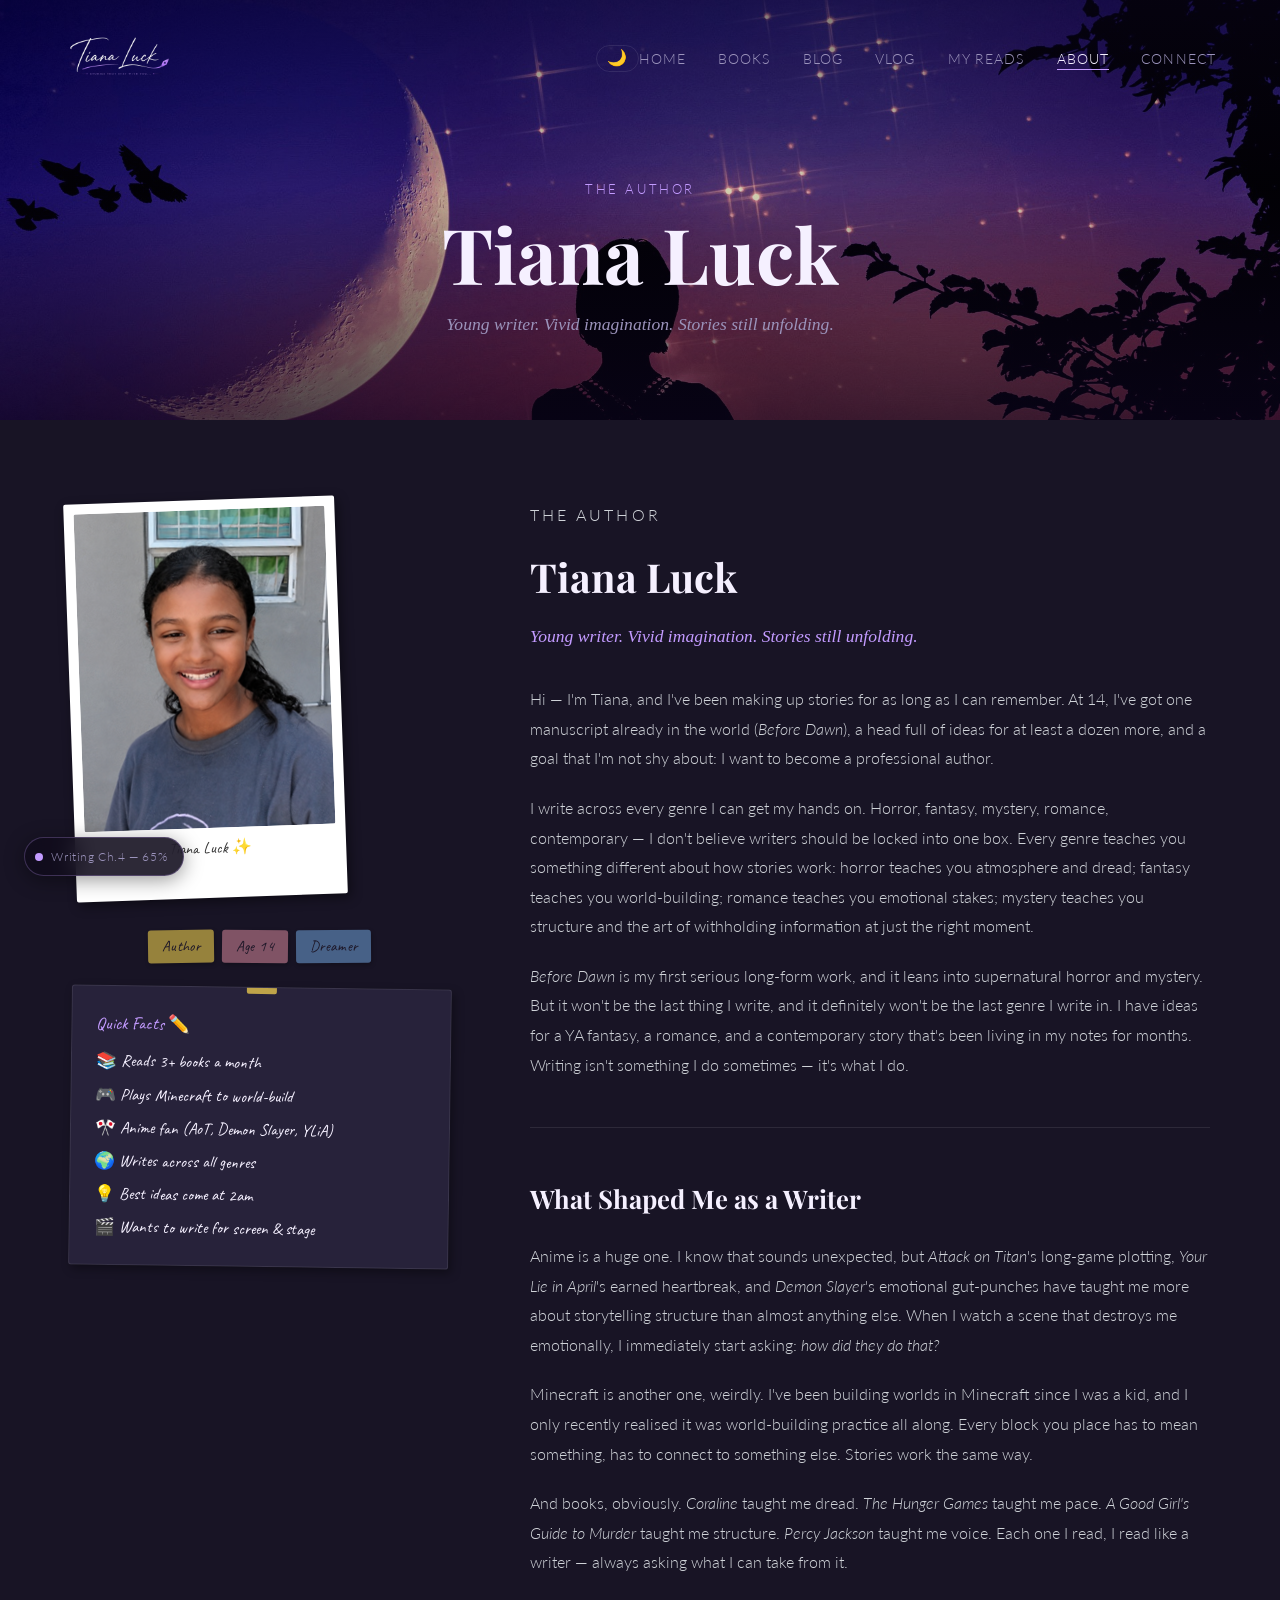
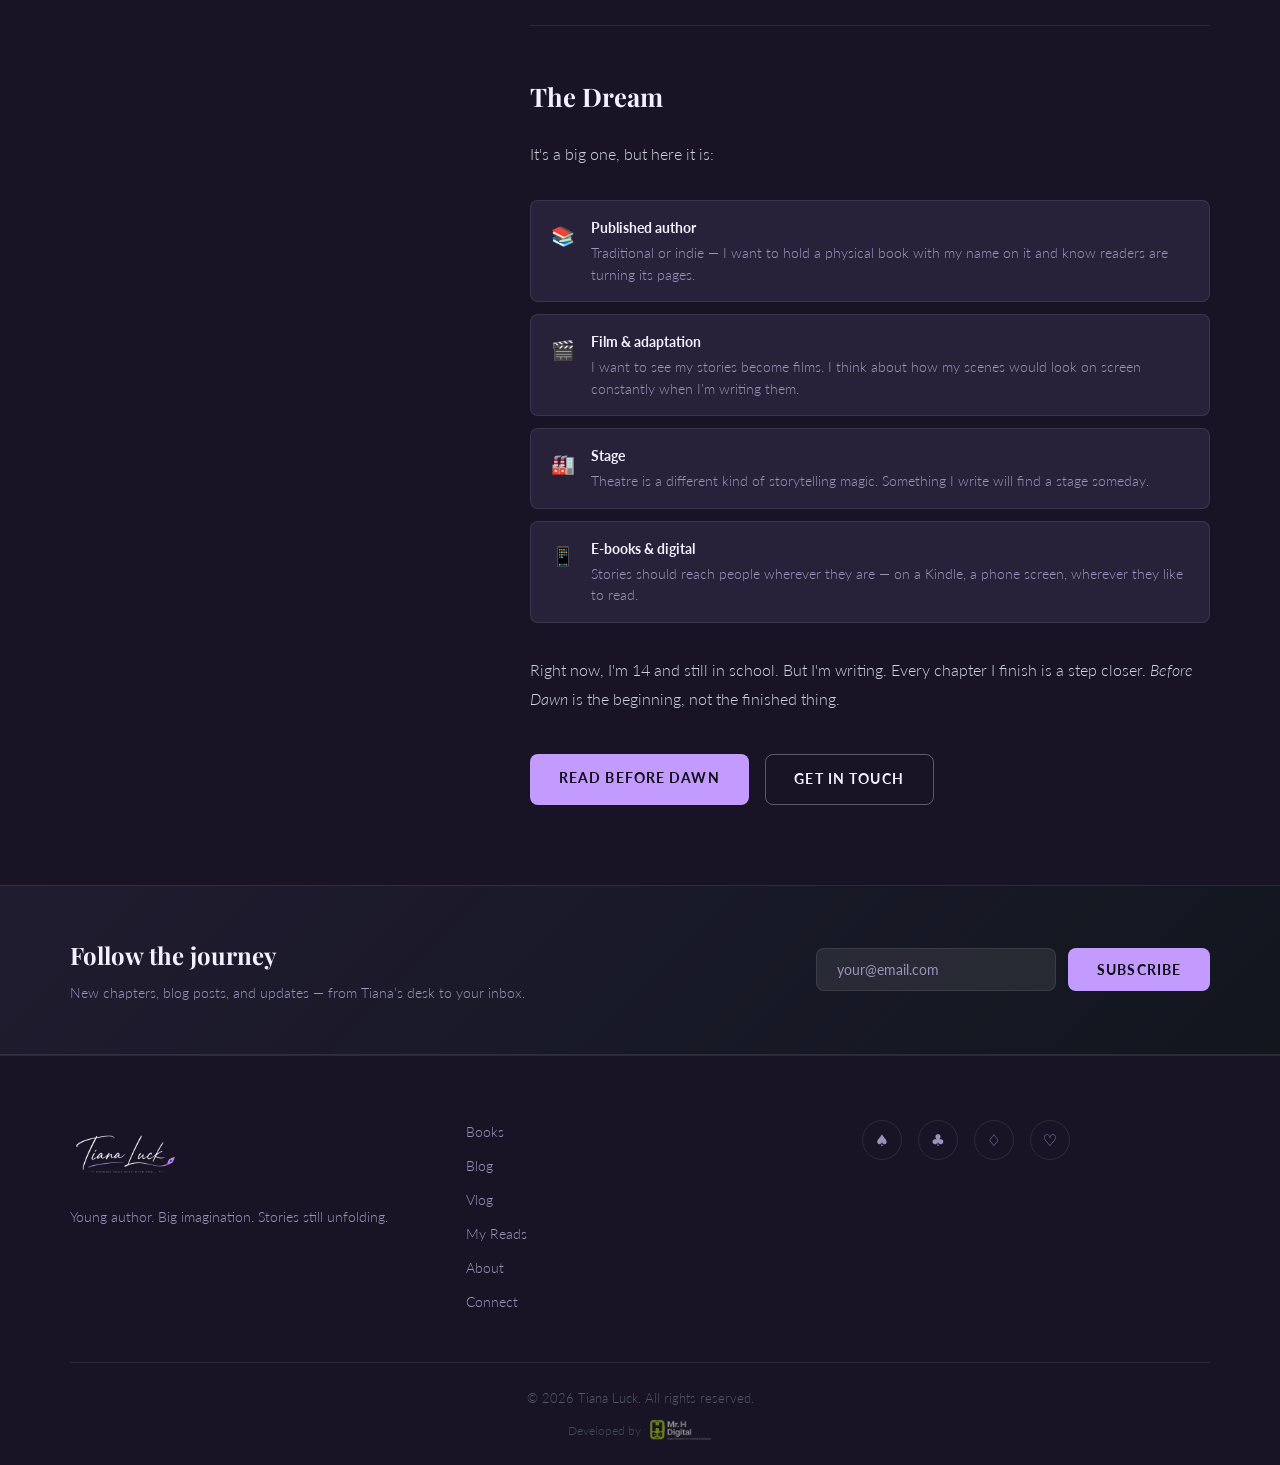
<file: about.html>
<!DOCTYPE html>
<html lang="en-ZA">
<head>
  <meta charset="UTF-8" />
  <meta name="viewport" content="width=device-width, initial-scale=1.0, viewport-fit=cover" />
  <meta name="theme-color" content="#0f0d14" />
  <meta name="theme-color" media="(prefers-color-scheme: light)" content="#e8e3f5" />
  <meta name="description" content="Meet Tiana Luck — 14-year-old author of Before Dawn, anime fan, world-builder, and aspiring professional writer." />
  <meta name="author" content="Tiana Luck" />
  <meta property="og:type" content="website" />
  <meta property="og:site_name" content="Tiana Luck" />
  <meta property="og:title" content="About Tiana Luck — Author" />
  <meta property="og:description" content="Meet Tiana Luck — 14-year-old author of Before Dawn, anime fan, world-builder, and aspiring professional writer." />
  <meta property="og:image" content="https://tianaluck.co.za/images/brand/og-cover.jpg" />
  <meta property="og:url" content="https://tianaluck.co.za/about.html" />
  <link rel="canonical" href="https://tianaluck.co.za/about.html" />
  <meta name="twitter:card" content="summary_large_image" />
  <meta name="twitter:title" content="About Tiana Luck — Author" />
  <meta name="twitter:description" content="Meet Tiana Luck — 14-year-old author of Before Dawn, anime fan, world-builder, and aspiring professional writer." />
  <meta name="twitter:image" content="https://tianaluck.co.za/images/brand/og-cover.jpg" />
  <title>About — Tiana Luck</title>
  <link rel="icon" type="image/png" sizes="32x32" href="images/brand/favicon-32x32.png" />
  <link rel="icon" type="image/png" sizes="16x16" href="images/brand/favicon-16x16.png" />
  <link rel="apple-touch-icon" sizes="180x180" href="images/brand/apple-touch-icon.png" />
  <link rel="stylesheet" href="css/style.css" />
  <script>if(localStorage.getItem('theme')==='light')document.documentElement.classList.add('light-mode');</script>
  <link rel="dns-prefetch" href="https://fonts.googleapis.com" />
  <link rel="preconnect" href="https://fonts.googleapis.com" />
  <link rel="preconnect" href="https://fonts.gstatic.com" crossorigin />
  <link href="https://fonts.googleapis.com/css2?family=Caveat:wght@400;700&family=Playfair+Display:ital,wght@0,400;0,700;1,400&family=Lato:wght@300;400;700&family=IM+Fell+English:ital@0;1&display=swap" rel="stylesheet" />
</head>
<body>

  <div id="fog-layer" aria-hidden="true"></div>

  <header class="site-header">
    <nav class="navbar">
      <a href="index.html" class="nav-logo" aria-label="Tiana Luck — Home">
        <img src="images/brand/tiana-luck-logo-dark.png" alt="Tiana Luck" class="nav-logo-img nav-logo-dark" />
        <img src="images/brand/tiana-luck-logo-light.png" alt="Tiana Luck" class="nav-logo-img nav-logo-light" />
      </a>
      <div class="nav-actions">
        <button class="theme-toggle" id="themeToggle" aria-label="Toggle light/dark mode"><em class="toggle-icon">🌙</em></button>
        <button class="nav-toggle" aria-label="Open menu" aria-expanded="false">
          <span class="burger-line"></span>
          <span class="burger-line"></span>
          <span class="burger-line"></span>
        </button>
      </div>
      <ul class="nav-links" id="navLinks">
        <li><a href="index.html">Home</a></li>
        <li><a href="books.html">Books</a></li>
        <li><a href="blog.html">Blog</a></li>
        <li><a href="vlog.html">Vlog</a></li>
        <li><a href="reads.html">My Reads</a></li>
        <li><a href="about.html" class="active">About</a></li>
        <li><a href="contact.html">Connect</a></li>
      </ul>
    </nav>
  </header>

  <div class="page-hero about-page-hero">
    <div class="about-hero-bg" aria-hidden="true">
      <img src="images/about-page-header-bg-dark.jpg" alt="" class="about-bg-img about-bg-dark" />
      <img src="images/about-page-header-bg-light.jpg" alt="" class="about-bg-img about-bg-light" />
    </div>
    <div class="about-hero-overlay" aria-hidden="true"></div>
    <div class="about-hero-content">
      <p class="page-hero-eyebrow">The Author</p>
      <h1 class="page-hero-title">Tiana Luck</h1>
      <p class="page-hero-sub">Young writer. Vivid imagination. Stories still unfolding.</p>
    </div>
  </div>

  <div class="about-page-wrap">
    <div class="container">
      <div class="about-grid">

        <!-- Portrait -->
        <div class="about-portrait">
          <!-- Polaroid photo -->
          <div class="polaroid" style="max-width:280px; margin:0 auto;">
            <img src="images/tiana-luck-photo.png" alt="Tiana Luck" loading="lazy" style="width:100%; display:block; border-radius:2px;" />
            <p class="polaroid-caption">Tiana Luck ✨</p>
          </div>
          <div style="margin-top:2rem;">
            <div class="genre-tags" style="justify-content:center;">
              <span class="tag">Author</span>
              <span class="tag">Age 14</span>
              <span class="tag">Dreamer</span>
            </div>
          </div>
          <!-- Fun facts sticky note -->
          <div class="sticky-note">
            <div class="sticky-note-heading">Quick Facts ✏️</div>
            <ul>
              <li>📚 Reads 3+ books a month</li>
              <li>🎮 Plays Minecraft to world-build</li>
              <li>🎌 Anime fan (AoT, Demon Slayer, YLiA)</li>
              <li>🌍 Writes across all genres</li>
              <li>💡 Best ideas come at 2am</li>
              <li>🎬 Wants to write for screen &amp; stage</li>
            </ul>
          </div>
        </div>

        <!-- Bio -->
        <div class="about-body">
          <p class="page-hero-eyebrow" style="text-align:left; padding:0; margin-bottom:0.75rem;">The Author</p>
          <h2 class="about-body-name">Tiana Luck</h2>
          <p class="subtitle">Young writer. Vivid imagination. Stories still unfolding.</p>

          <p>
            Hi &mdash; I'm Tiana, and I've been making up stories for as long as I can remember. At 14, I've got one manuscript already in the world (<em>Before Dawn</em>), a head full of ideas for at least a dozen more, and a goal that I'm not shy about: I want to become a professional author.
          </p>

          <p>
            I write across every genre I can get my hands on. Horror, fantasy, mystery, romance, contemporary &mdash; I don't believe writers should be locked into one box. Every genre teaches you something different about how stories work: horror teaches you atmosphere and dread; fantasy teaches you world-building; romance teaches you emotional stakes; mystery teaches you structure and the art of withholding information at just the right moment.
          </p>

          <p>
            <em>Before Dawn</em> is my first serious long-form work, and it leans into supernatural horror and mystery. But it won't be the last thing I write, and it definitely won't be the last genre I write in. I have ideas for a YA fantasy, a romance, and a contemporary story that's been living in my notes for months. Writing isn't something I do sometimes &mdash; it's what I do.
          </p>

          <hr class="divider" />

          <h2 style="font-family:var(--ff-serif); font-size:1.6rem; margin-bottom:1.25rem;">What Shaped Me as a Writer</h2>

          <p>
            Anime is a huge one. I know that sounds unexpected, but <em>Attack on Titan</em>'s long-game plotting, <em>Your Lie in April</em>'s earned heartbreak, and <em>Demon Slayer</em>'s emotional gut-punches have taught me more about storytelling structure than almost anything else. When I watch a scene that destroys me emotionally, I immediately start asking: <em>how did they do that?</em>
          </p>

          <p>
            Minecraft is another one, weirdly. I've been building worlds in Minecraft since I was a kid, and I only recently realised it was world-building practice all along. Every block you place has to mean something, has to connect to something else. Stories work the same way.
          </p>

          <p>
            And books, obviously. <em>Coraline</em> taught me dread. <em>The Hunger Games</em> taught me pace. <em>A Good Girl's Guide to Murder</em> taught me structure. <em>Percy Jackson</em> taught me voice. Each one I read, I read like a writer — always asking what I can take from it.
          </p>

          <hr class="divider" />

          <h2 style="font-family:var(--ff-serif); font-size:1.6rem; margin-bottom:1.25rem;">The Dream</h2>

          <p>It's a big one, but here it is:</p>

          <div class="dream-list">
            <div class="dream-item">
              <div class="dream-icon">&#128218;</div>
              <div class="dream-text">
                <strong>Published author</strong>
                Traditional or indie &mdash; I want to hold a physical book with my name on it and know readers are turning its pages.
              </div>
            </div>
            <div class="dream-item">
              <div class="dream-icon">&#127916;</div>
              <div class="dream-text">
                <strong>Film &amp; adaptation</strong>
                I want to see my stories become films. I think about how my scenes would look on screen constantly when I'm writing them.
              </div>
            </div>
            <div class="dream-item">
              <div class="dream-icon">&#127981;</div>
              <div class="dream-text">
                <strong>Stage</strong>
                Theatre is a different kind of storytelling magic. Something I write will find a stage someday.
              </div>
            </div>
            <div class="dream-item">
              <div class="dream-icon">&#128241;</div>
              <div class="dream-text">
                <strong>E-books &amp; digital</strong>
                Stories should reach people wherever they are &mdash; on a Kindle, a phone screen, wherever they like to read.
              </div>
            </div>
          </div>

          <p style="margin-top:1.5rem;">
            Right now, I'm 14 and still in school. But I'm writing. Every chapter I finish is a step closer. <em>Before Dawn</em> is the beginning, not the finished thing.
          </p>

          <div style="margin-top:2.5rem; display:flex; gap:1rem; flex-wrap:wrap;">
            <a href="books.html" class="btn btn-primary">Read Before Dawn</a>
            <a href="contact.html" class="btn btn-ghost">Get in Touch</a>
          </div>
        </div>

      </div>
    </div>
  </div>

  <section class="newsletter-strip">
    <div class="container newsletter-inner">
      <div>
        <h3>Follow the journey</h3>
        <p>New chapters, blog posts, and updates &mdash; from Tiana&rsquo;s desk to your inbox.</p>
      </div>
      <form class="newsletter-form" onsubmit="handleNewsletter(event)">
        <input type="email" placeholder="your@email.com" required aria-label="Email address" />
        <button type="submit" class="btn btn-primary">Subscribe</button>
      </form>
    </div>
  </section>

  <footer class="site-footer">
    <div class="container footer-inner">
      <div class="footer-brand">
        <a href="index.html" class="nav-logo" aria-label="Tiana Luck — Home">
        <img src="images/brand/tiana-luck-logo-dark.png" alt="Tiana Luck" class="nav-logo-img nav-logo-dark" />
        <img src="images/brand/tiana-luck-logo-light.png" alt="Tiana Luck" class="nav-logo-img nav-logo-light" />
      </a>
        <p>Young author. Big imagination. Stories still unfolding.</p>
      </div>
      <nav class="footer-nav">
        <a href="books.html">Books</a>
        <a href="blog.html">Blog</a>
        <a href="vlog.html">Vlog</a>
        <a href="reads.html">My Reads</a>
        <a href="about.html">About</a>
        <a href="contact.html">Connect</a>
      </nav>
      <div class="footer-social">
        <a href="#" aria-label="Instagram" class="social-icon">&#9824;</a>
        <a href="#" aria-label="TikTok" class="social-icon">&#9827;</a>
        <a href="#" aria-label="YouTube" class="social-icon">&#9826;</a>
        <a href="#" aria-label="Wattpad" class="social-icon">&#9825;</a>
      </div>
    </div>
    <div class="footer-bottom">
      <p>&copy; 2026 Tiana Luck. All rights reserved.</p>
      <p class="footer-credit">
        Developed by
        <a href="https://mrhdigital.co.za" target="_blank" rel="noopener noreferrer" class="footer-credit-link">
          <picture>
            <source srcset="images/mrh-digital-logo-transparent.webp" type="image/webp" />
            <img src="images/mrh-digital-logo-transparent.png" alt="Mr H Digital" class="footer-credit-logo" />
          </picture>
        </a>
      </p>
    </div>
  </footer>

  <script src="js/main.js"></script>
  <script type="application/ld+json">
  {
    "@context": "https://schema.org",
    "@type": "Person",
    "name": "Tiana Luck",
    "url": "https://tianaluck.co.za/about.html",
    "description": "14-year-old South African author of Before Dawn, anime fan, world-builder, and aspiring professional writer.",
    "jobTitle": "Author",
    "sameAs": [
      "https://www.instagram.com/tianaluck.writes",
      "https://www.tiktok.com/@tianaluck",
      "https://www.wattpad.com/user/TianaLuck"
    ]
  }
  </script>
</body>
</html>
</file>
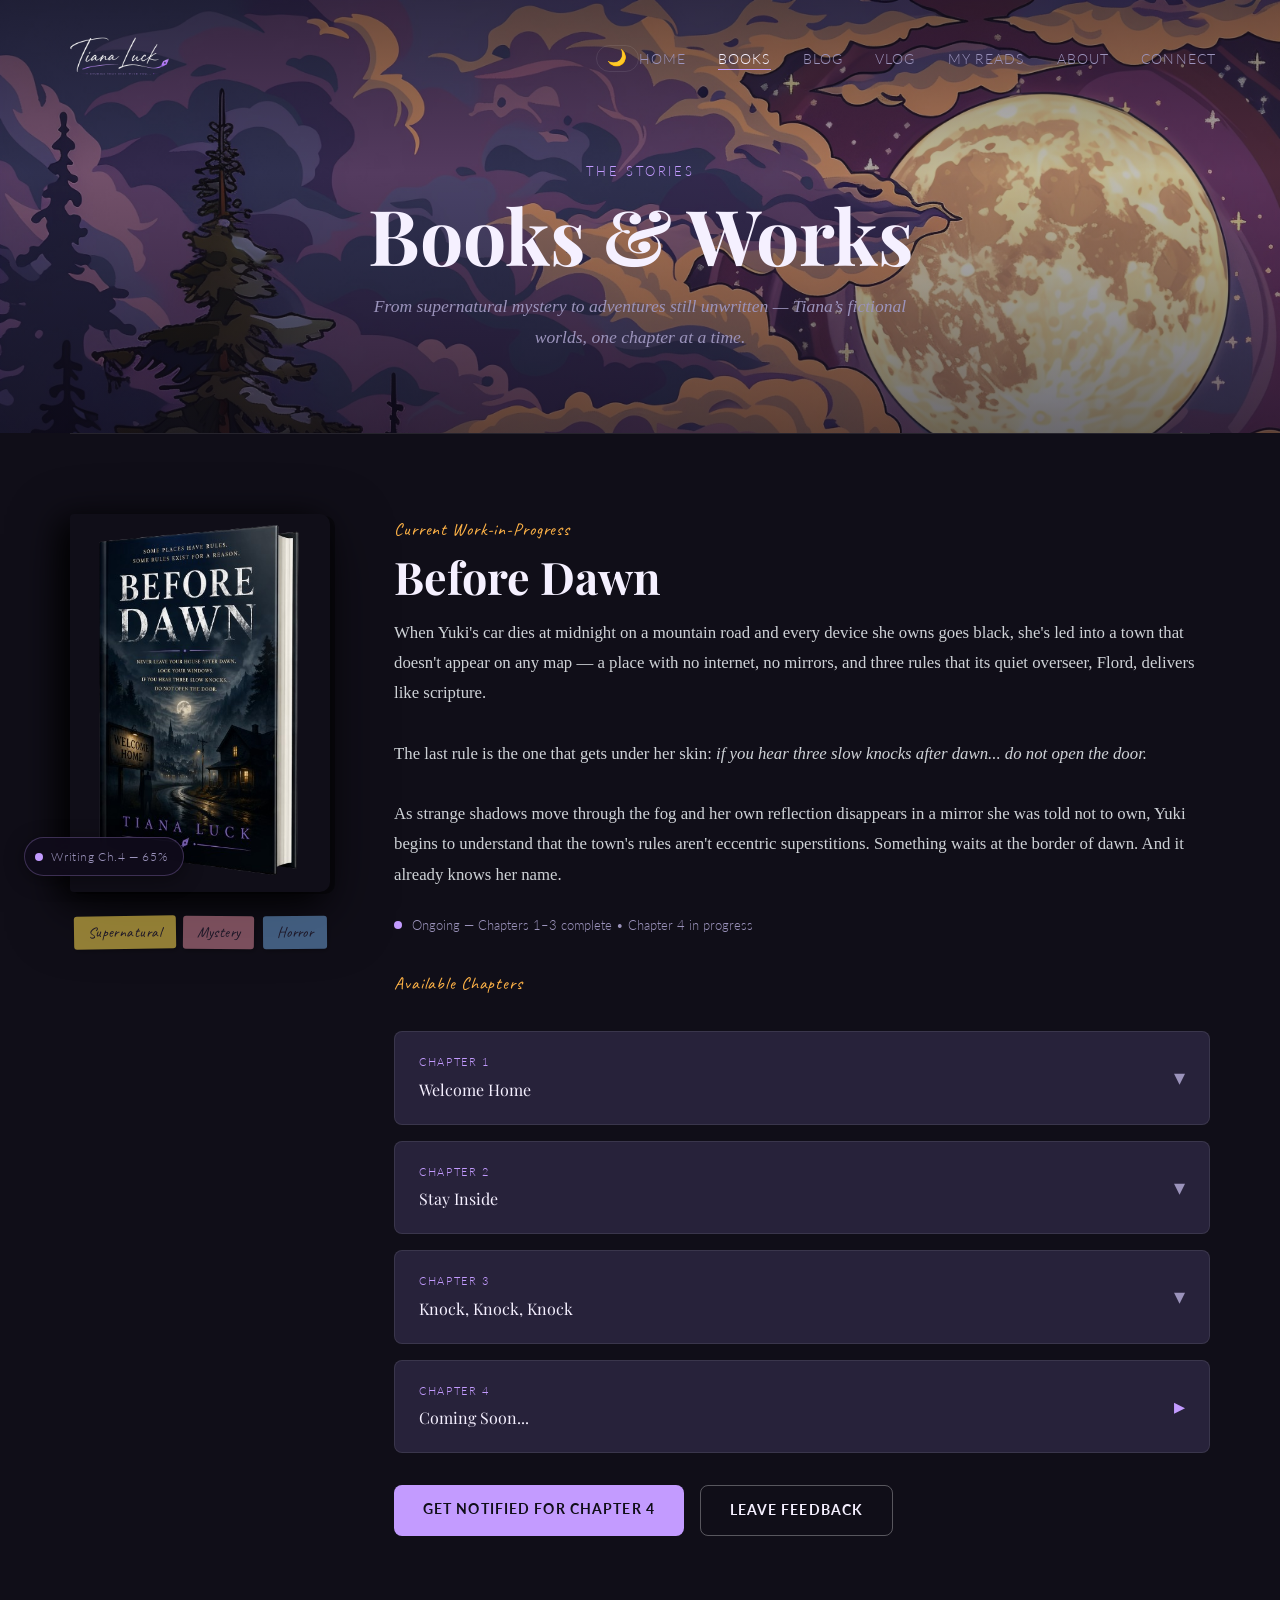
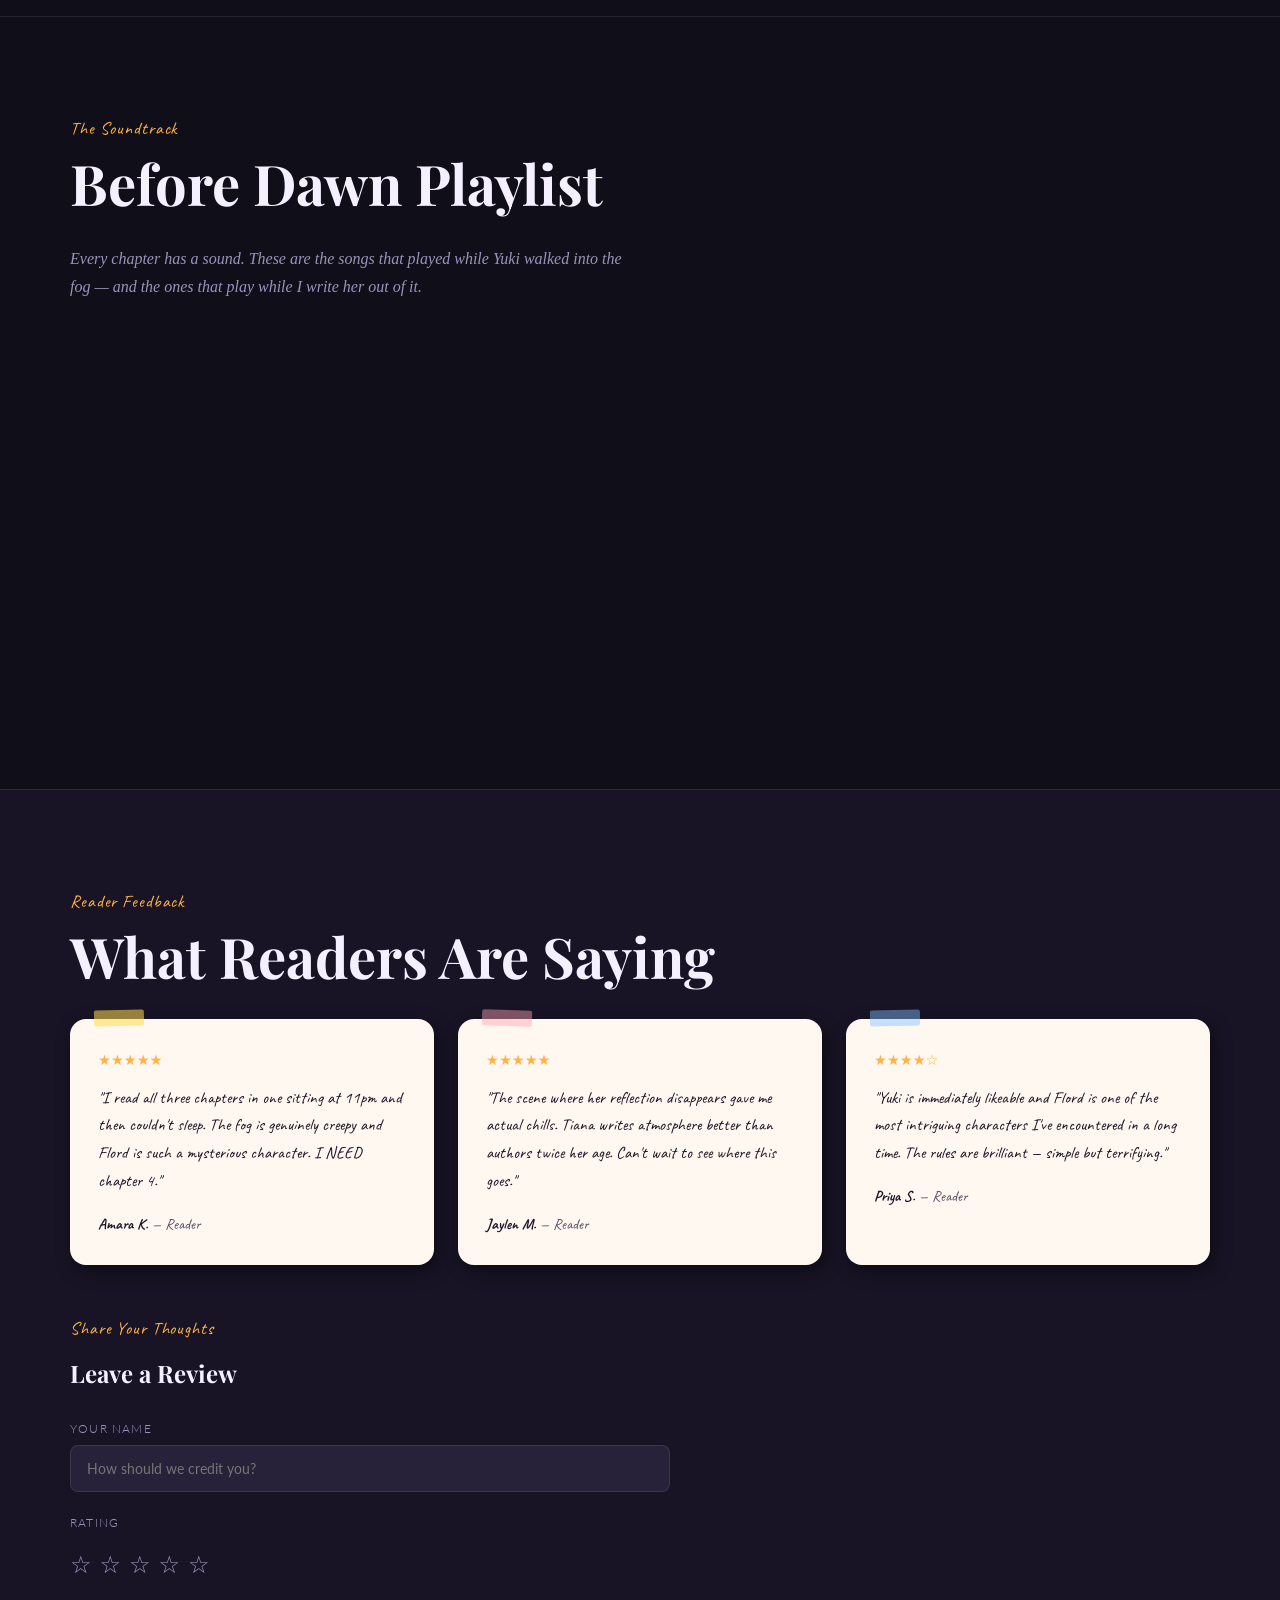
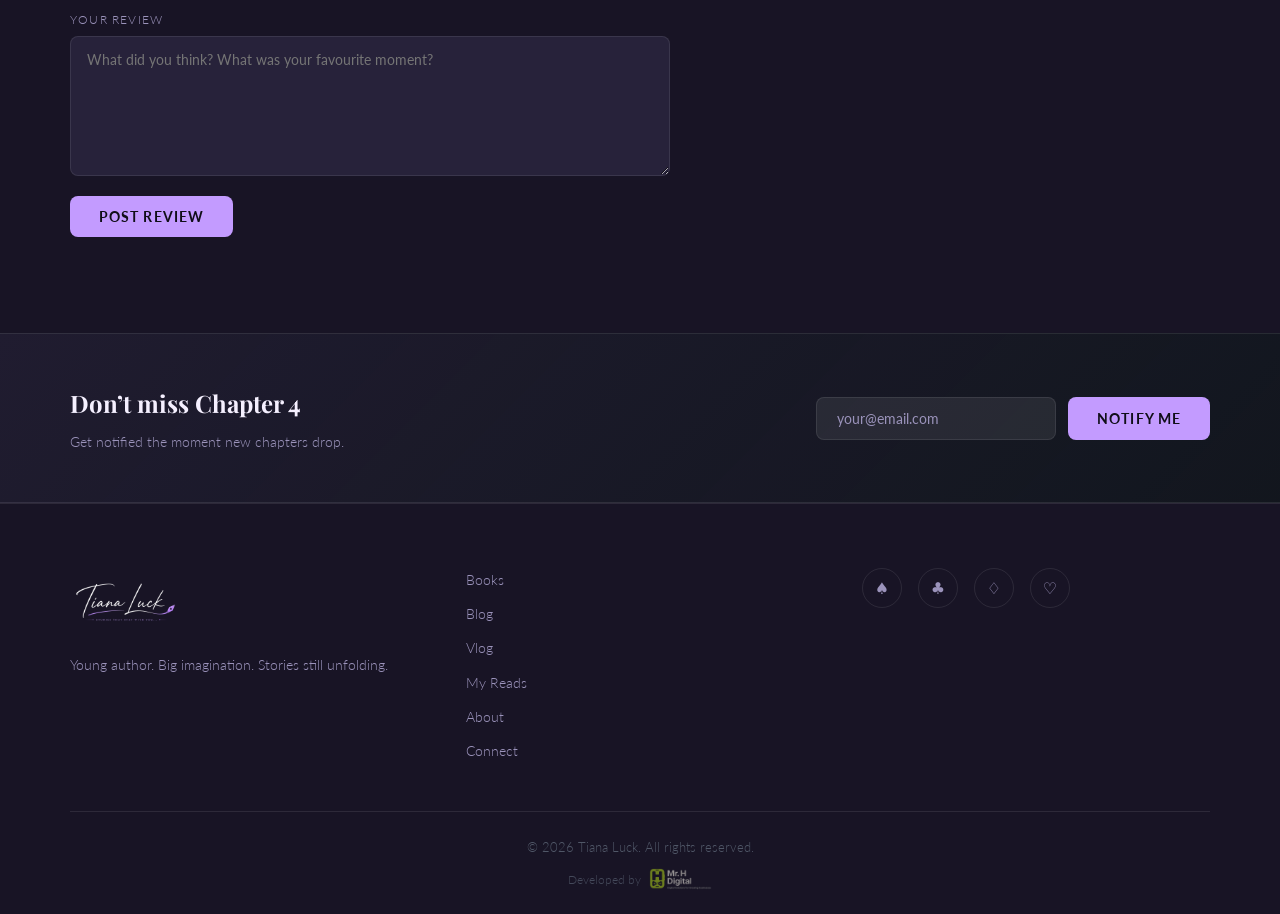
<file: books.html>
<!DOCTYPE html>
<html lang="en-ZA">
<head>
  <meta charset="UTF-8" />
  <meta name="viewport" content="width=device-width, initial-scale=1.0, viewport-fit=cover" />
  <meta name="theme-color" content="#0f0d14" />
  <meta name="theme-color" media="(prefers-color-scheme: light)" content="#e8e3f5" />
  <meta name="description" content="Read Before Dawn by Tiana Luck — a supernatural mystery where a girl stranded in a fog-shrouded town must survive until dawn. Chapters 1–3 available now." />
  <meta name="author" content="Tiana Luck" />
  <meta property="og:type" content="book" />
  <meta property="og:site_name" content="Tiana Luck" />
  <meta property="og:title" content="Before Dawn — Tiana Luck" />
  <meta property="og:description" content="A supernatural mystery where a girl stranded in a fog-shrouded town must survive until dawn. Chapters 1–3 available now." />
  <meta property="og:image" content="https://tianaluck.co.za/images/before_dawn_cover.png" />
  <meta property="og:url" content="https://tianaluck.co.za/books.html" />
  <link rel="canonical" href="https://tianaluck.co.za/books.html" />
  <meta name="twitter:card" content="summary_large_image" />
  <meta name="twitter:title" content="Before Dawn — Tiana Luck" />
  <meta name="twitter:description" content="A supernatural mystery where a girl stranded in a fog-shrouded town must survive until dawn. Chapters 1–3 available now." />
  <meta name="twitter:image" content="https://tianaluck.co.za/images/before_dawn_cover.png" />
  <title>Books — Tiana Luck</title>
  <link rel="icon" type="image/png" sizes="32x32" href="images/brand/favicon-32x32.png" />
  <link rel="icon" type="image/png" sizes="16x16" href="images/brand/favicon-16x16.png" />
  <link rel="apple-touch-icon" sizes="180x180" href="images/brand/apple-touch-icon.png" />
  <link rel="stylesheet" href="css/style.css" />
  <script>if(localStorage.getItem('theme')==='light')document.documentElement.classList.add('light-mode');</script>
  <link rel="dns-prefetch" href="https://fonts.googleapis.com" />
  <link rel="preconnect" href="https://fonts.googleapis.com" />
  <link rel="preconnect" href="https://fonts.gstatic.com" crossorigin />
  <link href="https://fonts.googleapis.com/css2?family=Caveat:wght@400;700&family=Playfair+Display:ital,wght@0,400;0,700;1,400&family=Lato:wght@300;400;700&family=IM+Fell+English:ital@0;1&display=swap" rel="stylesheet" />
</head>
<body>

  <div id="fog-layer" aria-hidden="true"></div>

  <header class="site-header">
    <nav class="navbar">
      <a href="index.html" class="nav-logo" aria-label="Tiana Luck — Home">
        <img src="images/brand/tiana-luck-logo-dark.png" alt="Tiana Luck" class="nav-logo-img nav-logo-dark" />
        <img src="images/brand/tiana-luck-logo-light.png" alt="Tiana Luck" class="nav-logo-img nav-logo-light" />
      </a>
      <div class="nav-actions">
        <button class="theme-toggle" id="themeToggle" aria-label="Toggle light/dark mode"><em class="toggle-icon">🌙</em></button>
        <button class="nav-toggle" aria-label="Open menu" aria-expanded="false">
          <span class="burger-line"></span>
          <span class="burger-line"></span>
          <span class="burger-line"></span>
        </button>
      </div>
      <ul class="nav-links" id="navLinks">
        <li><a href="index.html">Home</a></li>
        <li><a href="books.html" class="active">Books</a></li>
        <li><a href="blog.html">Blog</a></li>
        <li><a href="vlog.html">Vlog</a></li>
        <li><a href="reads.html">My Reads</a></li>
        <li><a href="about.html">About</a></li>
        <li><a href="contact.html">Connect</a></li>
      </ul>
    </nav>
  </header>

  <div class="page-hero books-page-hero">
    <!-- Theme-aware background images -->
    <div class="books-hero-bg" aria-hidden="true">
      <img src="images/books-page-header-bg-dark.jpg" alt="" class="books-bg-img books-bg-dark" />
      <img src="images/books-page-header-bg-light.jpg" alt="" class="books-bg-img books-bg-light" />
    </div>
    <!-- Overlay for text readability -->
    <div class="books-hero-overlay" aria-hidden="true"></div>
    <!-- Content -->
    <div class="books-hero-content">
      <p class="page-hero-eyebrow">The Stories</p>
      <h1 class="page-hero-title">Books &amp; Works</h1>
      <p class="page-hero-sub">From supernatural mystery to adventures still unwritten &mdash; Tiana&rsquo;s fictional worlds, one chapter at a time.</p>
    </div>
  </div>

  <!-- ====== BEFORE DAWN ====== -->
  <div class="container" id="before-dawn">
    <div class="book-detail-section">
      <div class="book-detail-grid">

        <!-- Cover -->
        <div style="display:flex; flex-direction:column; align-items:center; gap:1.5rem;">
          <div class="real-cover-wrap">
            <img src="images/before_dawn_cover.png" alt="Before Dawn by Tiana Luck — book cover" class="real-cover-img" />
          </div>
          <div class="genre-tags" style="justify-content:center;">
            <span class="tag">Supernatural</span>
            <span class="tag">Mystery</span>
            <span class="tag">Horror</span>
          </div>
        </div>

        <!-- Detail -->
        <div>
          <div class="section-label">Current Work-in-Progress</div>
          <h2 class="featured-title">Before Dawn</h2>

          <p class="featured-excerpt">
            When Yuki's car dies at midnight on a mountain road and every device she owns goes black, she's led into a town that doesn't appear on any map &mdash; a place with no internet, no mirrors, and three rules that its quiet overseer, Flord, delivers like scripture.<br /><br />
            The last rule is the one that gets under her skin: <em>if you hear three slow knocks after dawn... do not open the door.</em><br /><br />
            As strange shadows move through the fog and her own reflection disappears in a mirror she was told not to own, Yuki begins to understand that the town's rules aren't eccentric superstitions. Something waits at the border of dawn. And it already knows her name.
          </p>

          <div class="featured-status">
            <span class="status-dot"></span>
            <span>Ongoing &mdash; Chapters 1&ndash;3 complete &bull; Chapter 4 in progress</span>
          </div>

          <!-- Chapter list -->
          <div class="section-label" style="margin-top:2rem;">Available Chapters</div>
          <div class="chapter-list">
            <button class="chapter-item" onclick="toggleExcerpt('ch1')" aria-expanded="false" aria-controls="ch1">
              <div>
                <div class="chapter-num">Chapter 1</div>
                <div class="chapter-name">Welcome Home</div>
              </div>
              <span class="chapter-arrow" aria-hidden="true">&#9660;</span>
            </button>
            <div class="excerpt-box" id="ch1" style="display:none;">
              <p>The fog started just after midnight. Yuki noticed it slowly at first. Thin streams drifting across the road beneath her headlights, curling like smoke between the trees...</p>
              <p>She barely paid attention to it. Cape roads got fog sometimes. It wasn't strange. At least, not at first. But the farther she drove, the thicker it became. Soon the forest beside the road vanished entirely behind layers of pale gray mist...</p>
              <p>Then the engine coughed. Once. Twice. Her heart dropped. The car jerked violently beneath her. Warning lights flashed across the dashboard all at once. The headlights dimmed. Then the engine died completely...</p>
              <p><em>Then she saw the sign. WELCOME HOME.</em></p>
            </div>

            <button class="chapter-item" onclick="toggleExcerpt('ch2')" aria-expanded="false" aria-controls="ch2">
              <div>
                <div class="chapter-num">Chapter 2</div>
                <div class="chapter-name">Stay Inside</div>
              </div>
              <span class="chapter-arrow" aria-hidden="true">&#9660;</span>
            </button>
            <div class="excerpt-box" id="ch2" style="display:none;">
              <p>The house was warmer than Yuki expected. Not cozy, not welcoming, just warm. Like it had been waiting. She stepped inside slowly, the door closing behind her with a soft, final click that echoed a little too long in the narrow hallway...</p>
              <p>There were no mirrors. Not in the hallway. Not in the living room. Not even a small one near the door. Nowhere. Yuki let out a quiet breath. <em>Okay. That's intentional.</em></p>
              <p>She plugged in her phone. The screen flickered. Then — the front camera turned on. Her reflection filled the screen, dim, grainy. The soft yellow light behind her casting long shadows across her face... Then something moved behind her.</p>
            </div>

            <button class="chapter-item" onclick="toggleExcerpt('ch3')" aria-expanded="false" aria-controls="ch3">
              <div>
                <div class="chapter-num">Chapter 3</div>
                <div class="chapter-name">Knock, Knock, Knock</div>
              </div>
              <span class="chapter-arrow" aria-hidden="true">&#9660;</span>
            </button>
            <div class="excerpt-box" id="ch3" style="display:none;">
              <p>Yuki didn't remember falling asleep. When she woke, it was still dark. The kind of dark that felt thin. Like something was about to break through it...</p>
              <p>Her reflection stared back at her from the bathroom mirror. Messy hair. Tired eyes. Pale face. Real. Grounded. Then — her stomach dropped. Her reflection was gone. The mirror didn't show her. It showed someone else. Standing where she should've been. Tall. Still. Faceless.</p>
              <p>Knock. <em>...Knock.</em> ...... <em>knock.</em></p>
            </div>

            <div class="chapter-item chapter-item--locked" aria-disabled="true">
              <div>
                <div class="chapter-num">Chapter 4</div>
                <div class="chapter-name">Coming Soon...</div>
              </div>
              <span class="chapter-arrow" aria-hidden="true" style="color:var(--accent);">&#9654;</span>
            </div>
          </div>

          <div style="margin-top:2rem; display:flex; gap:1rem; flex-wrap:wrap;">
            <a href="contact.html#newsletter" class="btn btn-primary">Get Notified for Chapter 4</a>
            <a href="contact.html#feedback" class="btn btn-ghost">Leave Feedback</a>
          </div>
        </div>
      </div>
    </div>
  </div>

  <!-- ====== BEFORE DAWN PLAYLIST ====== -->
  <section class="section playlist-section" style="background:var(--black); border-top:1px solid var(--border);">
    <div class="container">
      <div class="section-label">The Soundtrack</div>
      <h2 class="section-title">Before Dawn Playlist</h2>
      <p style="color:var(--muted); font-family:var(--ff-fell); font-style:italic; margin-bottom:2rem; max-width:560px;">
        Every chapter has a sound. These are the songs that played while Yuki walked into the fog &mdash; and the ones that play while I write her out of it.
      </p>
      <div class="spotify-wrap">
        <iframe
          style="border-radius:12px"
          src="https://open.spotify.com/embed/playlist/37i9dQZF1DX4pUKG1kS0Ac?utm_source=generator&theme=0"
          width="100%"
          height="352"
          frameborder="0"
          allowfullscreen=""
          allow="autoplay; clipboard-write; encrypted-media; fullscreen; picture-in-picture"
          loading="lazy"
          title="Before Dawn playlist on Spotify"
        ></iframe>
      </div>
    </div>
  </section>

  <!-- ====== READER REVIEWS ====== -->
  <section class="section" style="background:var(--deep); border-top:1px solid var(--border);" id="feedback">
    <div class="container">
      <div class="section-label">Reader Feedback</div>
      <h2 class="section-title">What Readers Are Saying</h2>

      <div class="reviews-grid" id="reviewsGrid">
        <div class="review-card">
          <div class="review-stars">&#9733;&#9733;&#9733;&#9733;&#9733;</div>
          <p class="review-text">"I read all three chapters in one sitting at 11pm and then couldn't sleep. The fog is genuinely creepy and Flord is such a mysterious character. I NEED chapter 4."</p>
          <p class="review-author"><strong>Amara K.</strong> &mdash; Reader</p>
        </div>
        <div class="review-card">
          <div class="review-stars">&#9733;&#9733;&#9733;&#9733;&#9733;</div>
          <p class="review-text">"The scene where her reflection disappears gave me actual chills. Tiana writes atmosphere better than authors twice her age. Can't wait to see where this goes."</p>
          <p class="review-author"><strong>Jaylen M.</strong> &mdash; Reader</p>
        </div>
        <div class="review-card">
          <div class="review-stars">&#9733;&#9733;&#9733;&#9733;&#9734;</div>
          <p class="review-text">"Yuki is immediately likeable and Flord is one of the most intriguing characters I've encountered in a long time. The rules are brilliant — simple but terrifying."</p>
          <p class="review-author"><strong>Priya S.</strong> &mdash; Reader</p>
        </div>
      </div>

      <!-- Leave a review -->
      <div style="margin-top:3rem; max-width:600px;" id="leave-review">
        <div class="section-label">Share Your Thoughts</div>
        <h3 style="font-family:var(--ff-serif); font-size:1.5rem; margin-bottom:1.5rem;">Leave a Review</h3>
        <form class="contact-form" onsubmit="handleReview(event)">
          <div class="form-group">
            <label>Your Name</label>
            <input type="text" name="name" placeholder="How should we credit you?" required />
          </div>
          <div class="form-group">
            <label>Rating</label>
            <div class="star-rating" style="display:flex; gap:0.5rem; margin:0.25rem 0;">
              <span class="star-input" style="cursor:pointer; font-size:1.5rem; color:var(--muted);">&#9734;</span>
              <span class="star-input" style="cursor:pointer; font-size:1.5rem; color:var(--muted);">&#9734;</span>
              <span class="star-input" style="cursor:pointer; font-size:1.5rem; color:var(--muted);">&#9734;</span>
              <span class="star-input" style="cursor:pointer; font-size:1.5rem; color:var(--muted);">&#9734;</span>
              <span class="star-input" style="cursor:pointer; font-size:1.5rem; color:var(--muted);">&#9734;</span>
            </div>
            <input type="hidden" name="rating" value="0" />
          </div>
          <div class="form-group">
            <label>Your Review</label>
            <textarea name="review" placeholder="What did you think? What was your favourite moment?" required></textarea>
          </div>
          <button type="submit" class="btn btn-primary" style="align-self:flex-start;">Post Review</button>
        </form>
      </div>
    </div>
  </section>

  <!-- Newsletter -->
  <section class="newsletter-strip">
    <div class="container newsletter-inner">
      <div>
        <h3>Don&rsquo;t miss Chapter 4</h3>
        <p>Get notified the moment new chapters drop.</p>
      </div>
      <form class="newsletter-form" onsubmit="handleNewsletter(event)">
        <input type="email" placeholder="your@email.com" required aria-label="Email address" />
        <button type="submit" class="btn btn-primary">Notify Me</button>
      </form>
    </div>
  </section>

  <footer class="site-footer">
    <div class="container footer-inner">
      <div class="footer-brand">
        <a href="index.html" class="nav-logo" aria-label="Tiana Luck — Home">
        <img src="images/brand/tiana-luck-logo-dark.png" alt="Tiana Luck" class="nav-logo-img nav-logo-dark" />
        <img src="images/brand/tiana-luck-logo-light.png" alt="Tiana Luck" class="nav-logo-img nav-logo-light" />
      </a>
        <p>Young author. Big imagination. Stories still unfolding.</p>
      </div>
      <nav class="footer-nav">
        <a href="books.html">Books</a>
        <a href="blog.html">Blog</a>
        <a href="vlog.html">Vlog</a>
        <a href="reads.html">My Reads</a>
        <a href="about.html">About</a>
        <a href="contact.html">Connect</a>
      </nav>
      <div class="footer-social">
        <a href="#" aria-label="Instagram" class="social-icon">&#9824;</a>
        <a href="#" aria-label="TikTok" class="social-icon">&#9827;</a>
        <a href="#" aria-label="YouTube" class="social-icon">&#9826;</a>
        <a href="#" aria-label="Wattpad" class="social-icon">&#9825;</a>
      </div>
    </div>
    <div class="footer-bottom">
      <p>&copy; 2026 Tiana Luck. All rights reserved.</p>
      <p class="footer-credit">
        Developed by
        <a href="https://mrhdigital.co.za" target="_blank" rel="noopener noreferrer" class="footer-credit-link">
          <picture>
            <source srcset="images/mrh-digital-logo-transparent.webp" type="image/webp" />
            <img src="images/mrh-digital-logo-transparent.png" alt="Mr H Digital" class="footer-credit-logo" />
          </picture>
        </a>
      </p>
    </div>
  </footer>

  <script src="js/main.js"></script>
  <script type="application/ld+json">
  {
    "@context": "https://schema.org",
    "@type": "Book",
    "name": "Before Dawn",
    "author": {
      "@type": "Person",
      "name": "Tiana Luck",
      "url": "https://tianaluck.co.za/"
    },
    "description": "A supernatural mystery where a girl stranded in a fog-shrouded town must survive until dawn.",
    "genre": ["Supernatural Fiction", "Mystery", "Horror"],
    "inLanguage": "en-ZA",
    "url": "https://tianaluck.co.za/books.html",
    "image": "https://tianaluck.co.za/images/before_dawn_cover.png"
  }
  </script>
</body>
</html>
</file>
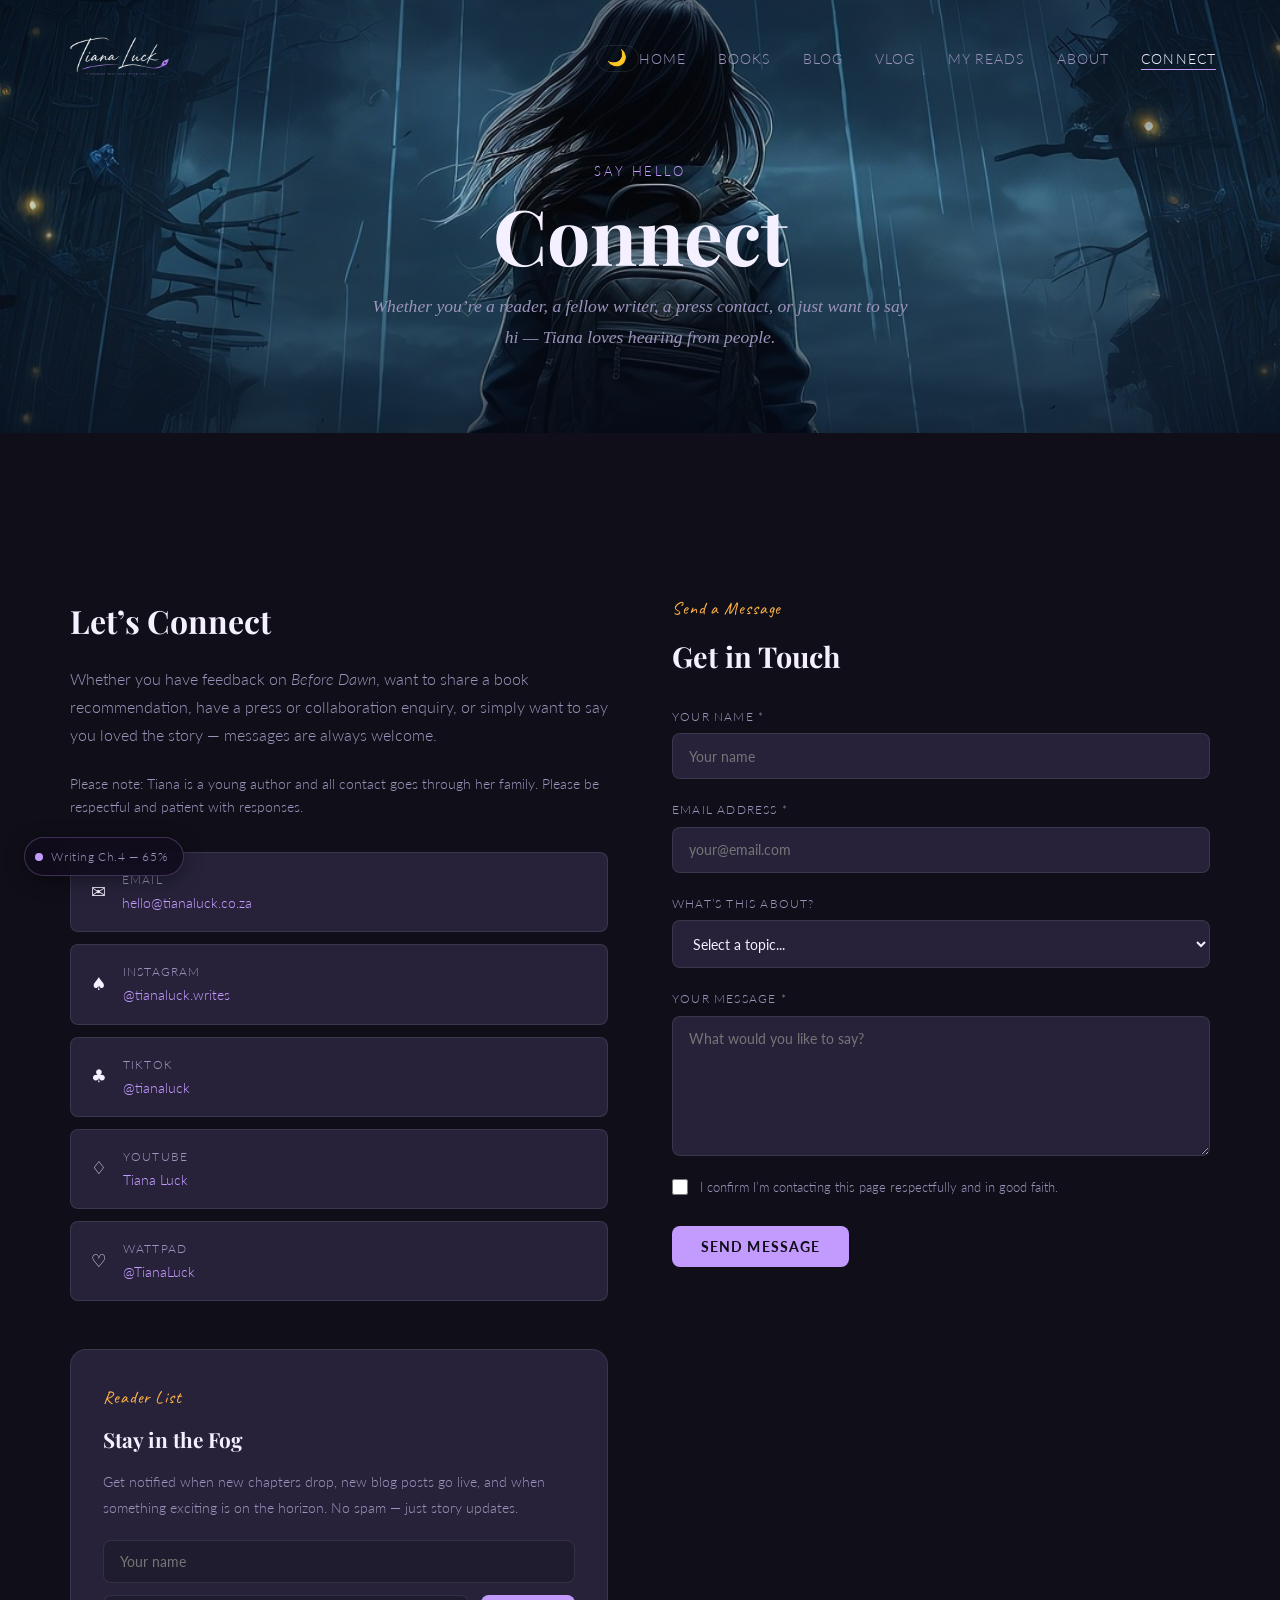
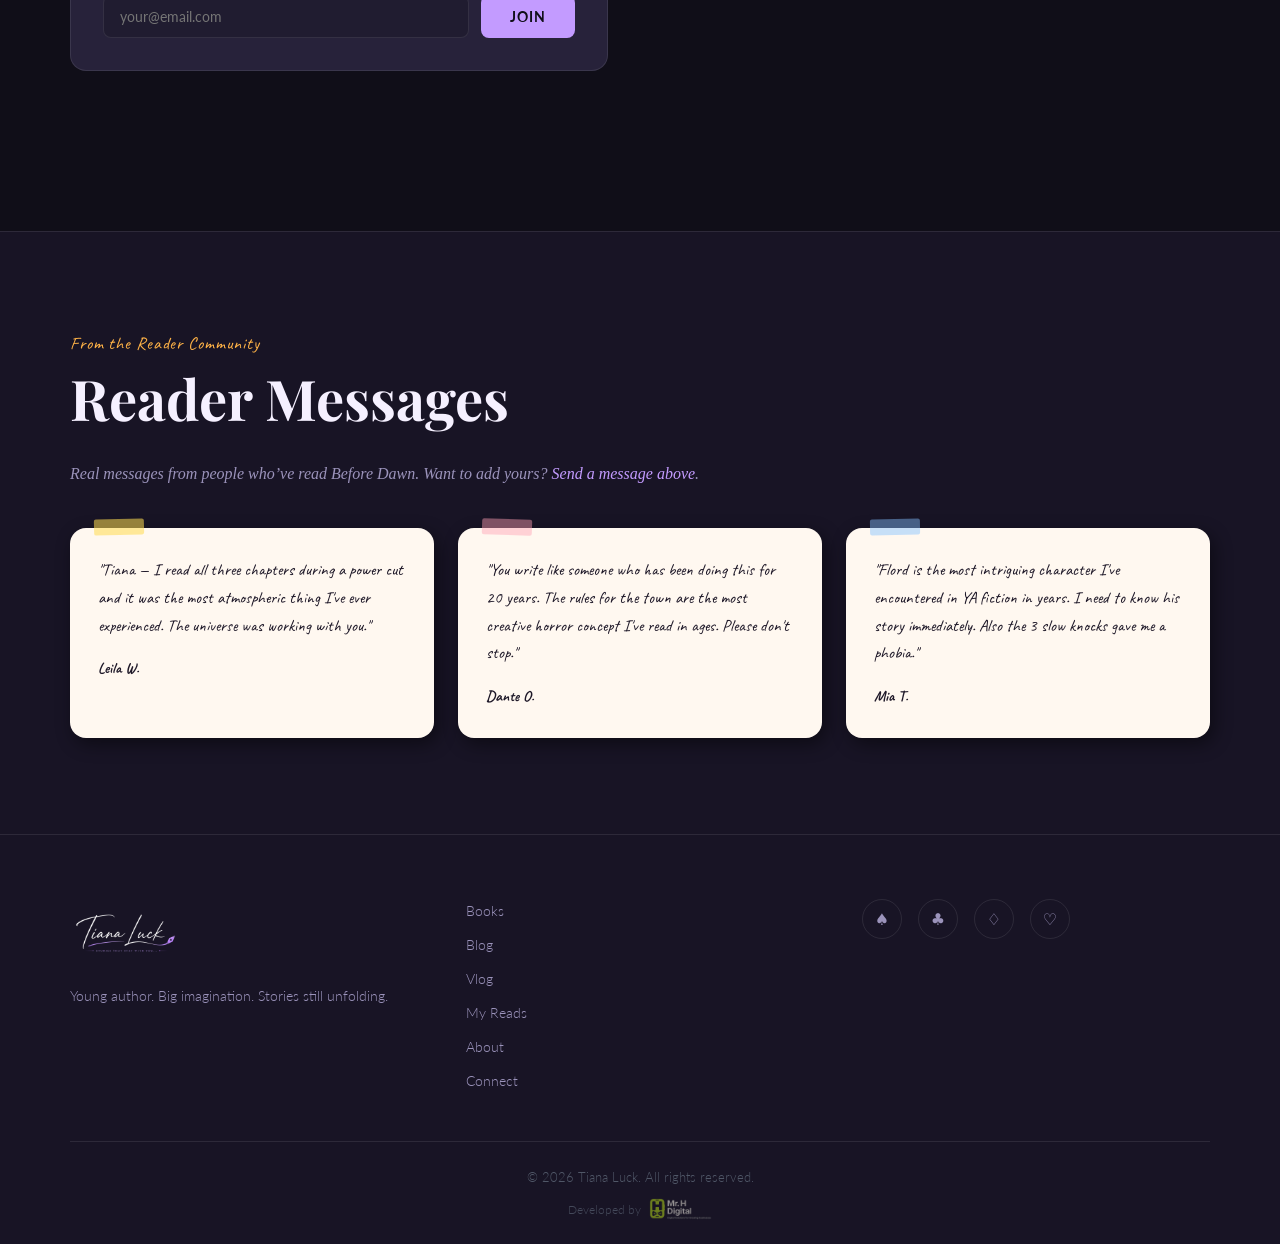
<file: contact.html>
<!DOCTYPE html>
<html lang="en-ZA">
<head>
  <meta charset="UTF-8" />
  <meta name="viewport" content="width=device-width, initial-scale=1.0, viewport-fit=cover" />
  <meta name="theme-color" content="#0f0d14" />
  <meta name="theme-color" media="(prefers-color-scheme: light)" content="#e8e3f5" />
  <meta name="description" content="Get in touch with Tiana Luck — feedback on Before Dawn, collaborations, press enquiries, or just to say hi." />
  <meta name="author" content="Tiana Luck" />
  <meta property="og:type" content="website" />
  <meta property="og:site_name" content="Tiana Luck" />
  <meta property="og:title" content="Connect — Tiana Luck" />
  <meta property="og:description" content="Get in touch with Tiana Luck — feedback on Before Dawn, collaborations, press enquiries, or just to say hi." />
  <meta property="og:image" content="https://tianaluck.co.za/images/brand/og-cover.jpg" />
  <meta property="og:url" content="https://tianaluck.co.za/contact.html" />
  <link rel="canonical" href="https://tianaluck.co.za/contact.html" />
  <meta name="twitter:card" content="summary_large_image" />
  <meta name="twitter:title" content="Connect — Tiana Luck" />
  <meta name="twitter:description" content="Get in touch with Tiana Luck — feedback on Before Dawn, collaborations, press enquiries, or just to say hi." />
  <meta name="twitter:image" content="https://tianaluck.co.za/images/brand/og-cover.jpg" />
  <title>Connect — Tiana Luck</title>
  <link rel="icon" type="image/png" sizes="32x32" href="images/brand/favicon-32x32.png" />
  <link rel="icon" type="image/png" sizes="16x16" href="images/brand/favicon-16x16.png" />
  <link rel="apple-touch-icon" sizes="180x180" href="images/brand/apple-touch-icon.png" />
  <link rel="stylesheet" href="css/style.css" />
  <script>if(localStorage.getItem('theme')==='light')document.documentElement.classList.add('light-mode');</script>
  <link rel="dns-prefetch" href="https://fonts.googleapis.com" />
  <link rel="preconnect" href="https://fonts.googleapis.com" />
  <link rel="preconnect" href="https://fonts.gstatic.com" crossorigin />
  <link href="https://fonts.googleapis.com/css2?family=Caveat:wght@400;700&family=Playfair+Display:ital,wght@0,400;0,700;1,400&family=Lato:wght@300;400;700&family=IM+Fell+English:ital@0;1&display=swap" rel="stylesheet" />
</head>
<body>

  <div id="fog-layer" aria-hidden="true"></div>

  <header class="site-header">
    <nav class="navbar">
      <a href="index.html" class="nav-logo" aria-label="Tiana Luck — Home">
        <img src="images/brand/tiana-luck-logo-dark.png" alt="Tiana Luck" class="nav-logo-img nav-logo-dark" />
        <img src="images/brand/tiana-luck-logo-light.png" alt="Tiana Luck" class="nav-logo-img nav-logo-light" />
      </a>
      <div class="nav-actions">
        <button class="theme-toggle" id="themeToggle" aria-label="Toggle light/dark mode"><em class="toggle-icon">🌙</em></button>
        <button class="nav-toggle" aria-label="Open menu" aria-expanded="false">
          <span class="burger-line"></span>
          <span class="burger-line"></span>
          <span class="burger-line"></span>
        </button>
      </div>
      <ul class="nav-links" id="navLinks">
        <li><a href="index.html">Home</a></li>
        <li><a href="books.html">Books</a></li>
        <li><a href="blog.html">Blog</a></li>
        <li><a href="vlog.html">Vlog</a></li>
        <li><a href="reads.html">My Reads</a></li>
        <li><a href="about.html">About</a></li>
        <li><a href="contact.html" class="active">Connect</a></li>
      </ul>
    </nav>
  </header>

  <div class="page-hero connect-page-hero">
    <div class="connect-hero-bg" aria-hidden="true">
      <img src="images/connect-page-header-bg-dark.jpg" alt="" class="connect-bg-img connect-bg-dark" />
      <img src="images/connect-page-header-bg-light.jpg" alt="" class="connect-bg-img connect-bg-light" />
    </div>
    <div class="connect-hero-overlay" aria-hidden="true"></div>
    <div class="connect-hero-content">
      <p class="page-hero-eyebrow">Say Hello</p>
      <h1 class="page-hero-title">Connect</h1>
      <p class="page-hero-sub">Whether you&rsquo;re a reader, a fellow writer, a press contact, or just want to say hi &mdash; Tiana loves hearing from people.</p>
    </div>
  </div>

  <section style="padding:5rem 0; background:var(--black); position:relative; z-index:1;">
    <div class="container">
      <div class="contact-grid">

        <!-- Left: info -->
        <div class="contact-info" id="newsletter">
          <h2>Let&rsquo;s Connect</h2>
          <p>
            Whether you have feedback on <em>Before Dawn</em>, want to share a book recommendation, have a press or collaboration enquiry, or simply want to say you loved the story &mdash; messages are always welcome.
          </p>
          <p style="font-size:0.85rem; color:var(--muted);">
            Please note: Tiana is a young author and all contact goes through her family. Please be respectful and patient with responses.
          </p>

          <div class="contact-channels" style="margin-top:2rem;">
            <div class="contact-channel">
              <span class="ch-icon">&#9993;</span>
              <div>
                <div class="ch-label">Email</div>
                <div class="ch-value">hello@tianaluck.co.za</div>
              </div>
            </div>
            <a href="#" class="contact-channel" style="text-decoration:none;">
              <span class="ch-icon">&#9824;</span>
              <div>
                <div class="ch-label">Instagram</div>
                <div class="ch-value">@tianaluck.writes</div>
              </div>
            </a>
            <a href="#" class="contact-channel" style="text-decoration:none;">
              <span class="ch-icon">&#9827;</span>
              <div>
                <div class="ch-label">TikTok</div>
                <div class="ch-value">@tianaluck</div>
              </div>
            </a>
            <a href="#" class="contact-channel" style="text-decoration:none;">
              <span class="ch-icon">&#9826;</span>
              <div>
                <div class="ch-label">YouTube</div>
                <div class="ch-value">Tiana Luck</div>
              </div>
            </a>
            <a href="#" class="contact-channel" style="text-decoration:none;">
              <span class="ch-icon">&#9825;</span>
              <div>
                <div class="ch-label">Wattpad</div>
                <div class="ch-value">@TianaLuck</div>
              </div>
            </a>
          </div>

          <!-- Newsletter signup -->
          <div id="newsletter-form" style="margin-top:3rem; background:var(--card); border:1px solid var(--border); border-radius:var(--radius-lg); padding:2rem;">
            <div class="section-label">Reader List</div>
            <h3 style="font-family:var(--ff-serif); font-size:1.3rem; margin-bottom:0.75rem;">Stay in the Fog</h3>
            <p style="font-size:0.9rem; color:var(--muted); margin-bottom:1.25rem;">
              Get notified when new chapters drop, new blog posts go live, and when something exciting is on the horizon. No spam &mdash; just story updates.
            </p>
            <form style="display:flex; flex-direction:column; gap:0.75rem;" onsubmit="handleNewsletter(event)">
              <label for="nl-name" class="sr-only">Your name</label>
              <input id="nl-name" type="text" name="nl-name" placeholder="Your name" aria-label="Your name" style="background:var(--surface); border:1px solid var(--border); border-radius:var(--radius); padding:0.75rem 1rem; color:var(--white); font-family:var(--ff-sans); font-size:0.9rem;" />
              <div style="display:flex; gap:0.75rem; flex-wrap:wrap;">
                <label for="nl-email" class="sr-only">Email address</label>
                <input id="nl-email" type="email" name="nl-email" placeholder="your@email.com" required aria-label="Email address" style="flex:1; min-width:180px; background:var(--surface); border:1px solid var(--border); border-radius:var(--radius); padding:0.75rem 1rem; color:var(--white); font-family:var(--ff-sans); font-size:0.9rem;" />
                <button type="submit" class="btn btn-primary">Join</button>
              </div>
            </form>
          </div>
        </div>

        <!-- Right: contact form -->
        <div id="feedback">
          <div class="section-label">Send a Message</div>
          <h2 style="font-family:var(--ff-serif); font-size:1.8rem; margin-bottom:1.5rem;">Get in Touch</h2>
          <form class="contact-form" onsubmit="handleContact(event)">
            <div class="form-group">
              <label for="contact-name">Your Name *</label>
              <input id="contact-name" type="text" name="name" placeholder="Your name" required />
            </div>
            <div class="form-group">
              <label for="contact-email">Email Address *</label>
              <input id="contact-email" type="email" name="email" placeholder="your@email.com" required />
            </div>
            <div class="form-group">
              <label for="contact-topic">What&rsquo;s This About?</label>
              <select id="contact-topic" name="topic">
                <option value="">Select a topic...</option>
                <option value="feedback">Feedback on Before Dawn</option>
                <option value="recommendation">Book recommendation</option>
                <option value="press">Press / media enquiry</option>
                <option value="collab">Collaboration</option>
                <option value="hi">Just saying hi</option>
                <option value="other">Other</option>
              </select>
            </div>
            <div class="form-group">
              <label for="contact-message">Your Message *</label>
              <textarea id="contact-message" name="message" placeholder="What would you like to say?" required></textarea>
            </div>
            <div style="display:flex; align-items:center; gap:0.75rem; margin-bottom:0.5rem;">
              <input type="checkbox" id="ageCheck" style="width:16px; height:16px; accent-color:var(--accent);" />
              <label for="ageCheck" style="font-size:0.8rem; color:var(--muted); letter-spacing:0; text-transform:none;">I confirm I&rsquo;m contacting this page respectfully and in good faith.</label>
            </div>
            <button type="submit" class="btn btn-primary" style="align-self:flex-start;">Send Message</button>
          </form>
        </div>

      </div>
    </div>
  </section>

  <!-- Reader Wall -->
  <section class="section" style="background:var(--deep); border-top:1px solid var(--border);">
    <div class="container">
      <div class="section-label">From the Reader Community</div>
      <h2 class="section-title">Reader Messages</h2>
      <p style="color:var(--muted); margin-bottom:2.5rem; font-family:var(--ff-fell); font-style:italic;">
        Real messages from people who&rsquo;ve read Before Dawn. Want to add yours? <a href="#feedback" style="color:var(--accent);">Send a message above</a>.
      </p>
      <div class="reviews-grid" id="messagesGrid">
        <div class="review-card">
          <p class="review-text">"Tiana — I read all three chapters during a power cut and it was the most atmospheric thing I've ever experienced. The universe was working with you."</p>
          <p class="review-author"><strong>Leila W.</strong></p>
        </div>
        <div class="review-card">
          <p class="review-text">"You write like someone who has been doing this for 20 years. The rules for the town are the most creative horror concept I've read in ages. Please don't stop."</p>
          <p class="review-author"><strong>Dante O.</strong></p>
        </div>
        <div class="review-card">
          <p class="review-text">"Flord is the most intriguing character I've encountered in YA fiction in years. I need to know his story immediately. Also the 3 slow knocks gave me a phobia."</p>
          <p class="review-author"><strong>Mia T.</strong></p>
        </div>
      </div>
    </div>
  </section>

  <footer class="site-footer">
    <div class="container footer-inner">
      <div class="footer-brand">
        <a href="index.html" class="nav-logo" aria-label="Tiana Luck — Home">
        <img src="images/brand/tiana-luck-logo-dark.png" alt="Tiana Luck" class="nav-logo-img nav-logo-dark" />
        <img src="images/brand/tiana-luck-logo-light.png" alt="Tiana Luck" class="nav-logo-img nav-logo-light" />
      </a>
        <p>Young author. Big imagination. Stories still unfolding.</p>
      </div>
      <nav class="footer-nav">
        <a href="books.html">Books</a>
        <a href="blog.html">Blog</a>
        <a href="vlog.html">Vlog</a>
        <a href="reads.html">My Reads</a>
        <a href="about.html">About</a>
        <a href="contact.html">Connect</a>
      </nav>
      <div class="footer-social">
        <a href="#" aria-label="Instagram" class="social-icon">&#9824;</a>
        <a href="#" aria-label="TikTok" class="social-icon">&#9827;</a>
        <a href="#" aria-label="YouTube" class="social-icon">&#9826;</a>
        <a href="#" aria-label="Wattpad" class="social-icon">&#9825;</a>
      </div>
    </div>
    <div class="footer-bottom">
      <p>&copy; 2026 Tiana Luck. All rights reserved.</p>
      <p class="footer-credit">
        Developed by
        <a href="https://mrhdigital.co.za" target="_blank" rel="noopener noreferrer" class="footer-credit-link">
          <picture>
            <source srcset="images/mrh-digital-logo-transparent.webp" type="image/webp" />
            <img src="images/mrh-digital-logo-transparent.png" alt="Mr H Digital" class="footer-credit-logo" />
          </picture>
        </a>
      </p>
    </div>
  </footer>

  <script src="js/main.js"></script>
</body>
</html>
</file>
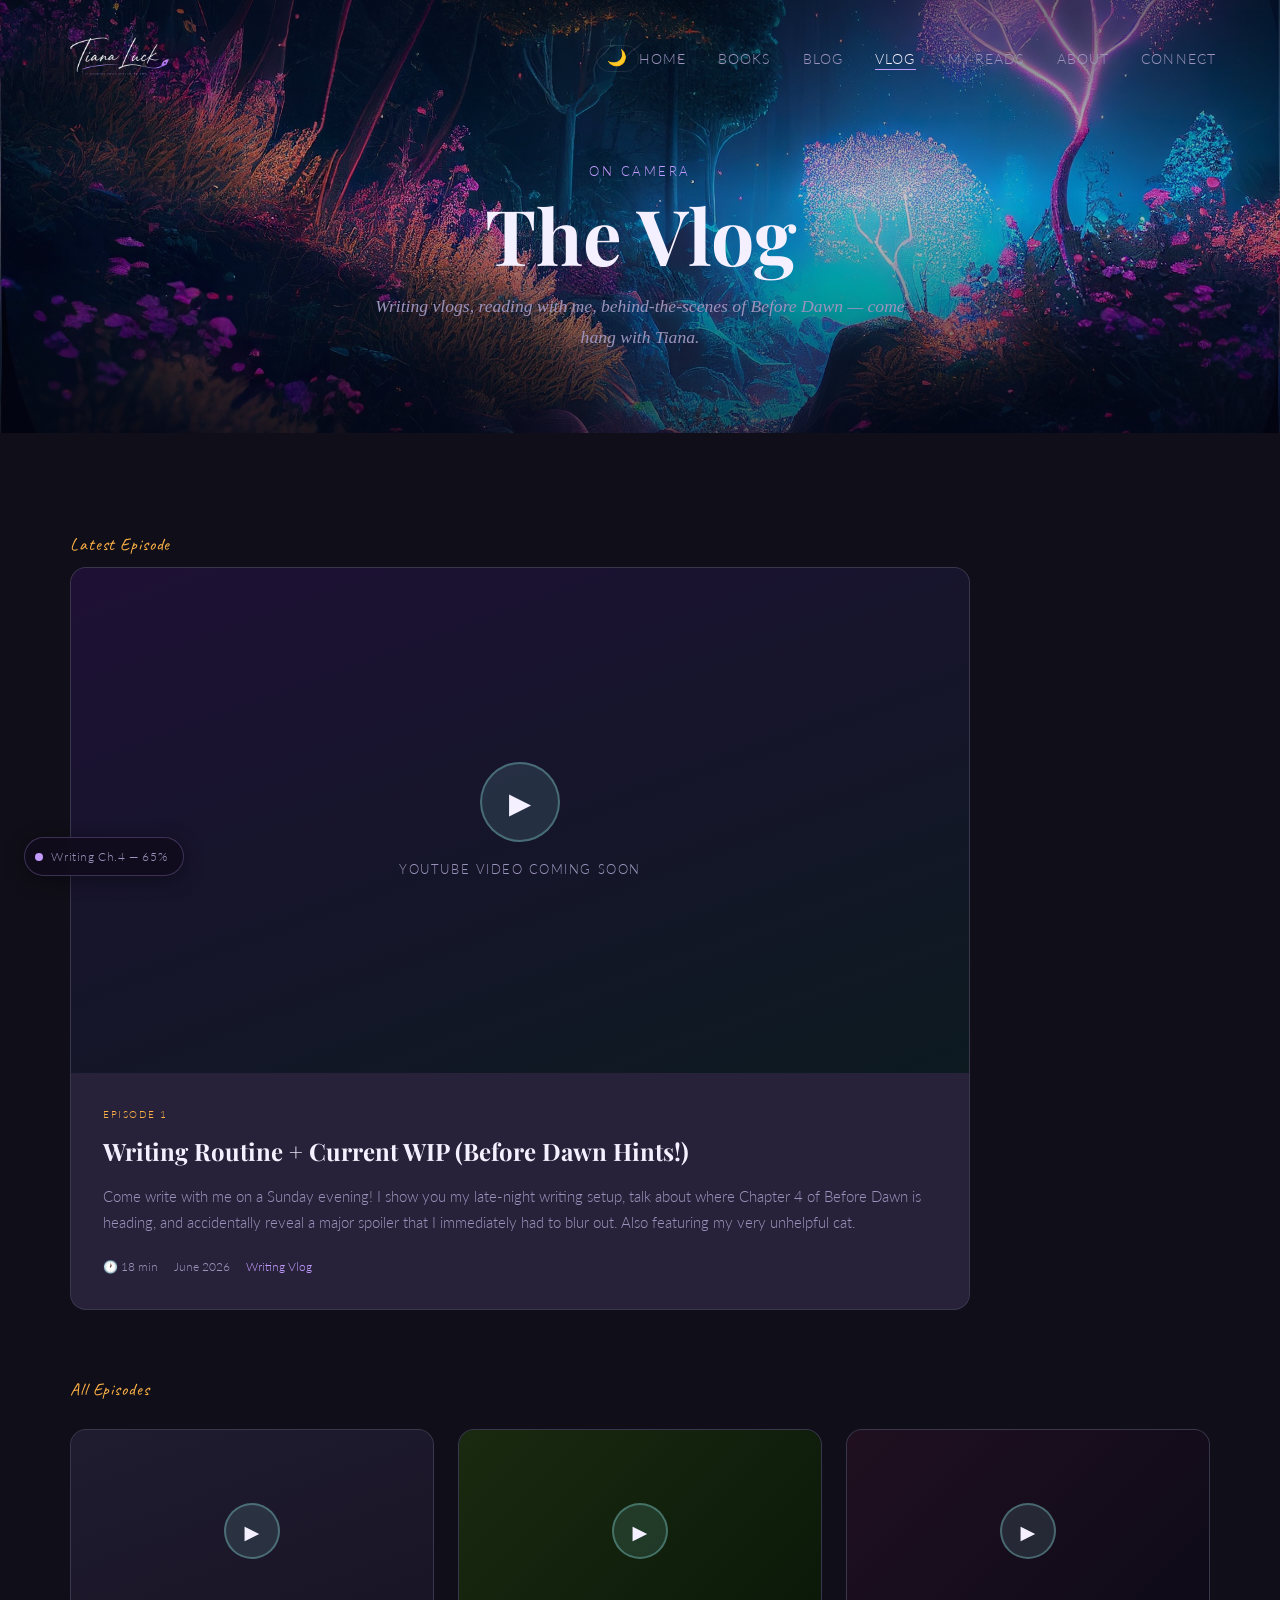
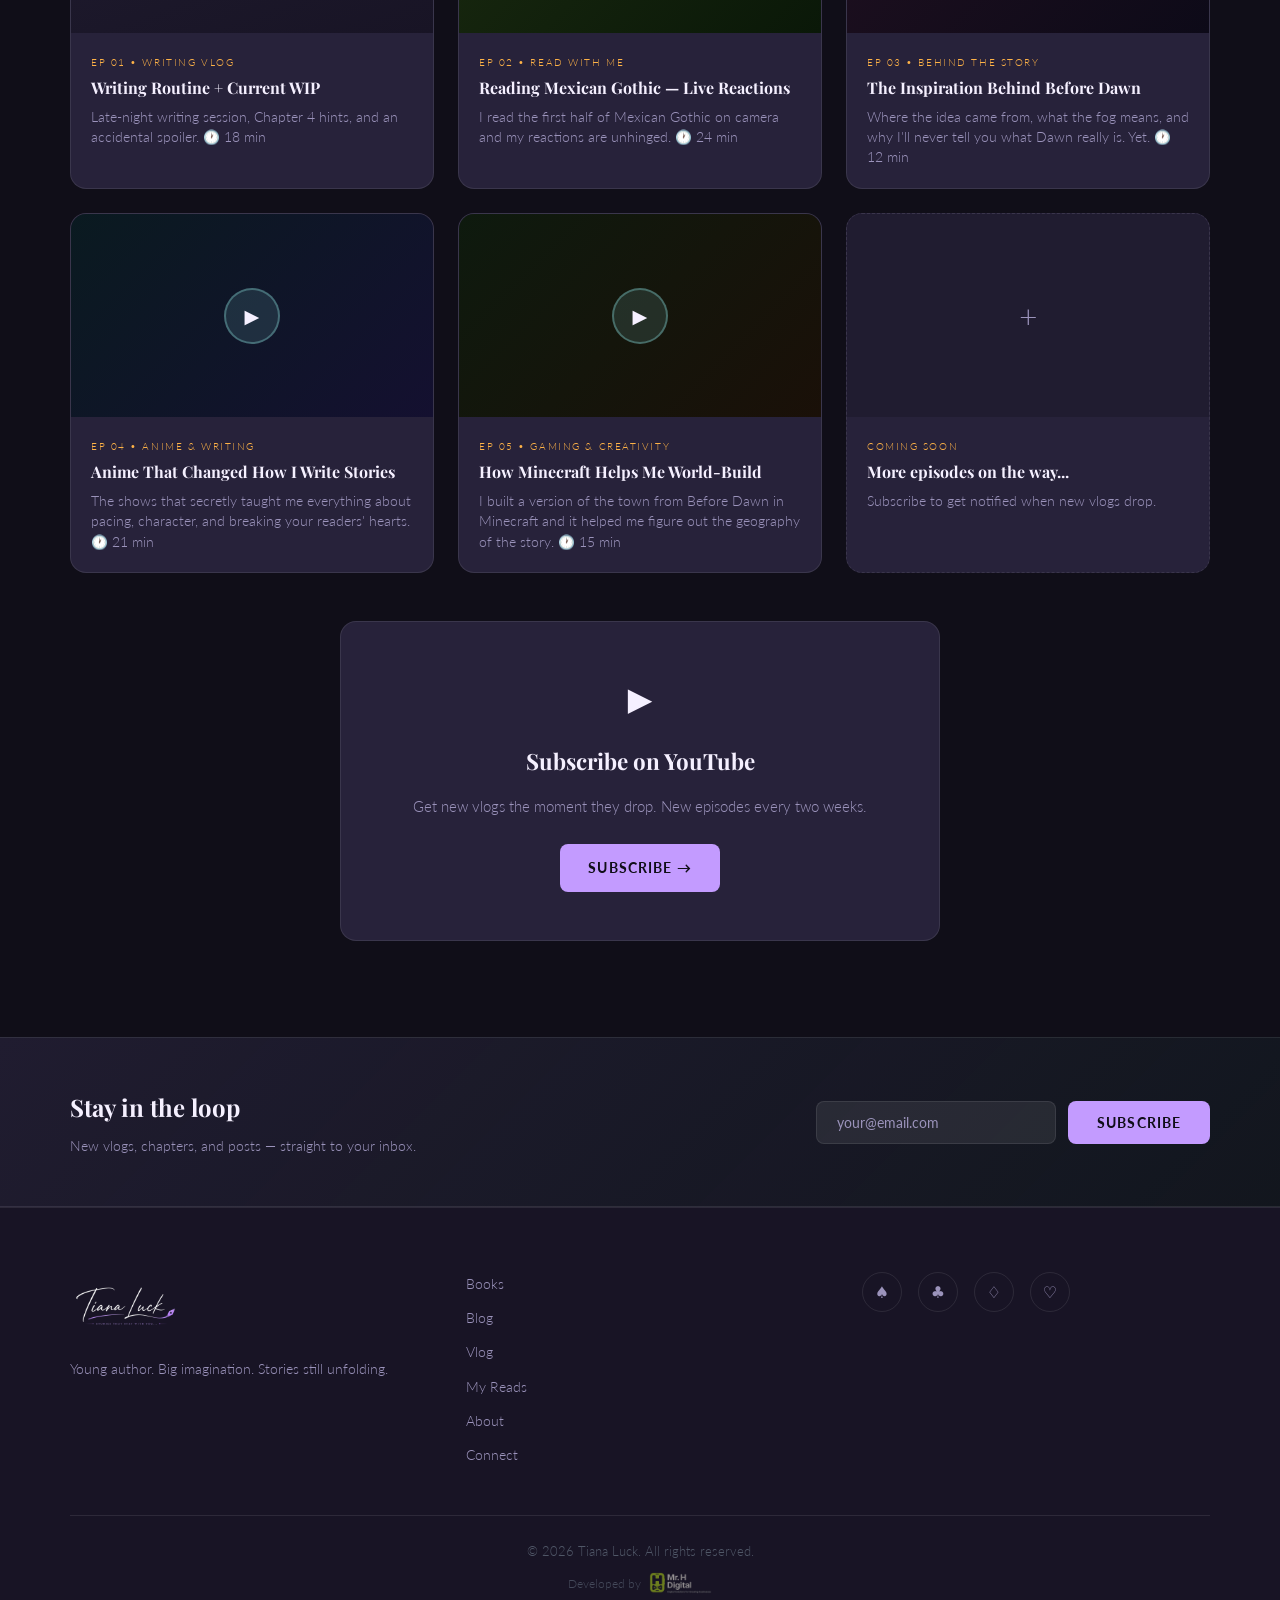
<file: vlog.html>
<!DOCTYPE html>
<html lang="en-ZA">
<head>
  <meta charset="UTF-8" />
  <meta name="viewport" content="width=device-width, initial-scale=1.0, viewport-fit=cover" />
  <meta name="theme-color" content="#0f0d14" />
  <meta name="theme-color" media="(prefers-color-scheme: light)" content="#e8e3f5" />
  <meta name="description" content="Tiana Luck's vlog — writing sessions, read-alongs, Before Dawn behind-the-scenes, and more." />
  <meta name="author" content="Tiana Luck" />
  <meta property="og:type" content="website" />
  <meta property="og:site_name" content="Tiana Luck" />
  <meta property="og:title" content="Vlog — Tiana Luck" />
  <meta property="og:description" content="Writing vlogs, reading with me, behind-the-scenes of Before Dawn — come hang with Tiana." />
  <meta property="og:image" content="https://tianaluck.co.za/images/brand/og-cover.jpg" />
  <meta property="og:url" content="https://tianaluck.co.za/vlog.html" />
  <link rel="canonical" href="https://tianaluck.co.za/vlog.html" />
  <meta name="twitter:card" content="summary_large_image" />
  <meta name="twitter:title" content="Vlog — Tiana Luck" />
  <meta name="twitter:description" content="Writing vlogs, reading with me, behind-the-scenes of Before Dawn — come hang with Tiana." />
  <meta name="twitter:image" content="https://tianaluck.co.za/images/brand/og-cover.jpg" />
  <title>Vlog — Tiana Luck</title>
  <link rel="icon" type="image/png" sizes="32x32" href="images/brand/favicon-32x32.png" />
  <link rel="icon" type="image/png" sizes="16x16" href="images/brand/favicon-16x16.png" />
  <link rel="apple-touch-icon" sizes="180x180" href="images/brand/apple-touch-icon.png" />
  <link rel="stylesheet" href="css/style.css" />
  <script>if(localStorage.getItem('theme')==='light')document.documentElement.classList.add('light-mode');</script>
  <link rel="dns-prefetch" href="https://fonts.googleapis.com" />
  <link rel="preconnect" href="https://fonts.googleapis.com" />
  <link rel="preconnect" href="https://fonts.gstatic.com" crossorigin />
  <link href="https://fonts.googleapis.com/css2?family=Caveat:wght@400;700&family=Playfair+Display:ital,wght@0,400;0,700;1,400&family=Lato:wght@300;400;700&family=IM+Fell+English:ital@0;1&display=swap" rel="stylesheet" />
</head>
<body>

  <div id="fog-layer" aria-hidden="true"></div>

  <header class="site-header">
    <nav class="navbar">
      <a href="index.html" class="nav-logo" aria-label="Tiana Luck — Home">
        <img src="images/brand/tiana-luck-logo-dark.png" alt="Tiana Luck" class="nav-logo-img nav-logo-dark" />
        <img src="images/brand/tiana-luck-logo-light.png" alt="Tiana Luck" class="nav-logo-img nav-logo-light" />
      </a>
      <div class="nav-actions">
        <button class="theme-toggle" id="themeToggle" aria-label="Toggle light/dark mode"><em class="toggle-icon">🌙</em></button>
        <button class="nav-toggle" aria-label="Open menu" aria-expanded="false">
          <span class="burger-line"></span>
          <span class="burger-line"></span>
          <span class="burger-line"></span>
        </button>
      </div>
      <ul class="nav-links" id="navLinks">
        <li><a href="index.html">Home</a></li>
        <li><a href="books.html">Books</a></li>
        <li><a href="blog.html">Blog</a></li>
        <li><a href="vlog.html" class="active">Vlog</a></li>
        <li><a href="reads.html">My Reads</a></li>
        <li><a href="about.html">About</a></li>
        <li><a href="contact.html">Connect</a></li>
      </ul>
    </nav>
  </header>

  <div class="page-hero vlog-page-hero">
    <div class="vlog-hero-bg" aria-hidden="true">
      <img src="images/vlog-page-header-bg-dark.jpg" alt="" class="vlog-bg-img vlog-bg-dark" />
      <img src="images/vlog-page-header-bg-light.jpg" alt="" class="vlog-bg-img vlog-bg-light" />
    </div>
    <div class="vlog-hero-overlay" aria-hidden="true"></div>
    <div class="vlog-hero-content">
      <p class="page-hero-eyebrow">On Camera</p>
      <h1 class="page-hero-title">The Vlog</h1>
      <p class="page-hero-sub">Writing vlogs, reading with me, behind-the-scenes of Before Dawn &mdash; come hang with Tiana.</p>
    </div>
  </div>

  <section class="section" style="background:var(--black);">
    <div class="container">

      <!-- Featured video -->
      <div id="ep-1" style="margin-bottom:4rem;">
        <div class="section-label">Latest Episode</div>
        <div style="background:var(--card); border:1px solid var(--border); border-radius:var(--radius-lg); overflow:hidden; max-width:900px;">
          <div style="position:relative; padding-top:56.25%; background:linear-gradient(160deg,#1e1035 0%,#0d1a20 100%);">
            <div style="position:absolute; inset:0; display:flex; flex-direction:column; align-items:center; justify-content:center; gap:1rem;">
              <div class="play-btn" style="width:80px; height:80px; font-size:1.8rem;">&#9654;</div>
              <p style="font-size:0.8rem; letter-spacing:0.12em; text-transform:uppercase; color:var(--muted);">YouTube video coming soon</p>
            </div>
          </div>
          <div style="padding:2rem;">
            <div class="vlog-ep">Episode 1</div>
            <h2 style="font-family:var(--ff-serif); font-size:1.5rem; margin-bottom:0.75rem;">Writing Routine + Current WIP (Before Dawn Hints!)</h2>
            <p style="color:var(--muted); font-size:0.95rem; line-height:1.7;">Come write with me on a Sunday evening! I show you my late-night writing setup, talk about where Chapter 4 of Before Dawn is heading, and accidentally reveal a major spoiler that I immediately had to blur out. Also featuring my very unhelpful cat.</p>
            <div style="display:flex; gap:1rem; margin-top:1.25rem; flex-wrap:wrap;">
              <span style="font-size:0.75rem; color:var(--muted);">&#128336; 18 min</span>
              <span style="font-size:0.75rem; color:var(--muted);">June 2026</span>
              <span style="font-size:0.75rem; color:var(--accent);">Writing Vlog</span>
            </div>
          </div>
        </div>
      </div>

      <!-- Video grid -->
      <div class="section-label">All Episodes</div>
      <div class="vlog-grid" style="margin-top:1.5rem;">

        <div class="vlog-card">
          <div class="vlog-thumb">
            <div class="vlog-thumb-art"><div class="play-btn">&#9654;</div></div>
          </div>
          <div class="vlog-body">
            <div class="vlog-ep">EP 01 &bull; Writing Vlog</div>
            <h3>Writing Routine + Current WIP</h3>
            <p>Late-night writing session, Chapter 4 hints, and an accidental spoiler. &#128336; 18 min</p>
          </div>
        </div>

        <div class="vlog-card">
          <div class="vlog-thumb" style="background:linear-gradient(135deg,#1a2a10,#0a1808);">
            <div class="vlog-thumb-art"><div class="play-btn">&#9654;</div></div>
          </div>
          <div class="vlog-body">
            <div class="vlog-ep">EP 02 &bull; Read With Me</div>
            <h3>Reading Mexican Gothic &mdash; Live Reactions</h3>
            <p>I read the first half of Mexican Gothic on camera and my reactions are unhinged. &#128336; 24 min</p>
          </div>
        </div>

        <div class="vlog-card">
          <div class="vlog-thumb" style="background:linear-gradient(135deg,#201020,#0d0a18);">
            <div class="vlog-thumb-art"><div class="play-btn">&#9654;</div></div>
          </div>
          <div class="vlog-body">
            <div class="vlog-ep">EP 03 &bull; Behind the Story</div>
            <h3>The Inspiration Behind Before Dawn</h3>
            <p>Where the idea came from, what the fog means, and why I'll never tell you what Dawn really is. Yet. &#128336; 12 min</p>
          </div>
        </div>

        <div class="vlog-card">
          <div class="vlog-thumb" style="background:linear-gradient(135deg,#0a1a20,#141030);">
            <div class="vlog-thumb-art"><div class="play-btn">&#9654;</div></div>
          </div>
          <div class="vlog-body">
            <div class="vlog-ep">EP 04 &bull; Anime &amp; Writing</div>
            <h3>Anime That Changed How I Write Stories</h3>
            <p>The shows that secretly taught me everything about pacing, character, and breaking your readers' hearts. &#128336; 21 min</p>
          </div>
        </div>

        <div class="vlog-card">
          <div class="vlog-thumb" style="background:linear-gradient(135deg,#0e1a0e,#1a1008);">
            <div class="vlog-thumb-art"><div class="play-btn">&#9654;</div></div>
          </div>
          <div class="vlog-body">
            <div class="vlog-ep">EP 05 &bull; Gaming &amp; Creativity</div>
            <h3>How Minecraft Helps Me World-Build</h3>
            <p>I built a version of the town from Before Dawn in Minecraft and it helped me figure out the geography of the story. &#128336; 15 min</p>
          </div>
        </div>

        <div class="vlog-card" style="border-style:dashed; opacity:0.5;">
          <div class="vlog-thumb" style="background:var(--surface);">
            <div class="vlog-thumb-art">
              <div style="font-size:2rem; color:var(--muted);">+</div>
            </div>
          </div>
          <div class="vlog-body">
            <div class="vlog-ep">Coming Soon</div>
            <h3>More episodes on the way...</h3>
            <p>Subscribe to get notified when new vlogs drop.</p>
          </div>
        </div>

      </div>

      <!-- YouTube CTA -->
      <div style="text-align:center; margin-top:3rem; padding:3rem; background:var(--card); border:1px solid var(--border); border-radius:var(--radius-lg); max-width:600px; margin-left:auto; margin-right:auto;">
        <p style="font-size:2rem; margin-bottom:1rem;">&#9654;</p>
        <h3 style="font-family:var(--ff-serif); font-size:1.4rem; margin-bottom:0.75rem;">Subscribe on YouTube</h3>
        <p style="color:var(--muted); margin-bottom:1.5rem; font-size:0.95rem;">Get new vlogs the moment they drop. New episodes every two weeks.</p>
        <a href="#" class="btn btn-primary">Subscribe &rarr;</a>
      </div>

    </div>
  </section>

  <section class="newsletter-strip">
    <div class="container newsletter-inner">
      <div>
        <h3>Stay in the loop</h3>
        <p>New vlogs, chapters, and posts &mdash; straight to your inbox.</p>
      </div>
      <form class="newsletter-form" onsubmit="handleNewsletter(event)">
        <input type="email" placeholder="your@email.com" required aria-label="Email address" />
        <button type="submit" class="btn btn-primary">Subscribe</button>
      </form>
    </div>
  </section>

  <footer class="site-footer">
    <div class="container footer-inner">
      <div class="footer-brand">
        <a href="index.html" class="nav-logo" aria-label="Tiana Luck — Home">
        <img src="images/brand/tiana-luck-logo-dark.png" alt="Tiana Luck" class="nav-logo-img nav-logo-dark" />
        <img src="images/brand/tiana-luck-logo-light.png" alt="Tiana Luck" class="nav-logo-img nav-logo-light" />
      </a>
        <p>Young author. Big imagination. Stories still unfolding.</p>
      </div>
      <nav class="footer-nav">
        <a href="books.html">Books</a>
        <a href="blog.html">Blog</a>
        <a href="vlog.html">Vlog</a>
        <a href="reads.html">My Reads</a>
        <a href="about.html">About</a>
        <a href="contact.html">Connect</a>
      </nav>
      <div class="footer-social">
        <a href="#" aria-label="Instagram" class="social-icon">&#9824;</a>
        <a href="#" aria-label="TikTok" class="social-icon">&#9827;</a>
        <a href="#" aria-label="YouTube" class="social-icon">&#9826;</a>
        <a href="#" aria-label="Wattpad" class="social-icon">&#9825;</a>
      </div>
    </div>
    <div class="footer-bottom">
      <p>&copy; 2026 Tiana Luck. All rights reserved.</p>
      <p class="footer-credit">
        Developed by
        <a href="https://mrhdigital.co.za" target="_blank" rel="noopener noreferrer" class="footer-credit-link">
          <picture>
            <source srcset="images/mrh-digital-logo-transparent.webp" type="image/webp" />
            <img src="images/mrh-digital-logo-transparent.png" alt="Mr H Digital" class="footer-credit-logo" />
          </picture>
        </a>
      </p>
    </div>
  </footer>

  <script src="js/main.js"></script>
</body>
</html>
</file>
<file: css/style.css>
/* ==========================================================
   TIANA LUCK — AUTHOR WEBSITE  |  style.css
   Scrapbook / journal aesthetic on a moody dark palette
   ========================================================== */

/* ---------- RESET & BASE ---------- */
*, *::before, *::after { box-sizing: border-box; margin: 0; padding: 0; }

:root {
  /* ---- Palette ---- */
  --black:       #100e18;
  --deep:        #181425;
  --surface:     #201c30;
  --card:        #27223a;
  --border:      rgba(255,255,255,0.09);

  --white:       #f5f0ff;
  --muted:       #9b93bb;
  --accent:      #c39bff;      /* lavender purple */
  --accent2:     #ffb347;      /* warm amber */
  --accent3:     #6dd5c0;      /* teal-mint */
  --accent4:     #ff8fab;      /* soft pink — scrapbook pop */
  --danger:      #e07070;

  /* ---- Adaptive text colours (swap in light mode) ---- */
  --text-body:   rgba(240,244,248,0.85);
  --text-dim:    rgba(240,244,248,0.75);
  --ghost-border: rgba(255,255,255,0.3);
  --nav-scrolled: rgba(7,10,14,0.92);
  --badge-bg:    rgba(16,12,28,0.88);
  --progress-track: rgba(255,255,255,0.12);

  /* ---- Scrapbook paper tones ---- */
  --paper:       #f7f3e8;      /* warm cream */
  --paper2:      #fff8f0;      /* lighter cream */
  --paper-line:  rgba(120,100,80,0.15);
  --ink:         #1e1828;      /* near-black ink on light paper */
  --ink-muted:   #5a5065;

  /* ---- Tape / sticker colours ---- */
  --tape-yellow: rgba(255,220,80,0.55);
  --tape-pink:   rgba(255,160,180,0.45);
  --tape-blue:   rgba(130,190,255,0.45);

  /* ---- Fonts ---- */
  --ff-handwrite: 'Caveat', cursive;
  --ff-serif:     'Playfair Display', Georgia, serif;
  --ff-fell:      'IM Fell English', Georgia, serif;
  --ff-sans:      'Lato', system-ui, sans-serif;

  --radius:      8px;
  --radius-lg:   16px;
  --shadow:      0 8px 40px rgba(0,0,0,0.55);
  --shadow-sm:   0 3px 14px rgba(0,0,0,0.4);
  --shadow-card: 4px 6px 18px rgba(0,0,0,0.45);

  --max-w:       1140px;
  --transition:  0.3s ease;
}

/* ---------- LIGHT MODE OVERRIDES ---------- */
html.light-mode {
  --black:       #f0edf8;
  --deep:        #e8e3f5;
  --surface:     #ddd8ee;
  --card:        #cfc9e6;
  --border:      rgba(0,0,0,0.12);

  --white:       #1e1828;
  --muted:       #4a4460;
  --accent:      #6b36b8;
  --accent2:     #a86000;
  --accent3:     #147a6e;
  --accent4:     #b02050;

  --shadow:      0 8px 40px rgba(0,0,0,0.15);
  --shadow-sm:   0 3px 14px rgba(0,0,0,0.1);
  --shadow-card: 4px 6px 18px rgba(0,0,0,0.12);

  /* ---- Adaptive overrides ---- */
  --text-body:   rgba(30,24,40,0.88);
  --text-dim:    rgba(30,24,40,0.70);
  --ghost-border: rgba(30,24,40,0.3);
  --nav-scrolled: rgba(232,227,245,0.95);
  --badge-bg:    rgba(232,227,245,0.92);
  --progress-track: rgba(0,0,0,0.1);
}

html.light-mode .site-header {
  background: rgba(240,237,248,0.15);
}
html.light-mode .site-header.scrolled {
  background: var(--nav-scrolled);
  box-shadow: 0 1px 24px rgba(0,0,0,0.08);
}

html.light-mode .hero {
  background: var(--deep);
}


html.light-mode .hero-glass {
  background: rgba(252, 250, 255, 0.82);
  border-color: rgba(107,54,184,0.15);
  box-shadow: 0 8px 48px rgba(0,0,0,0.14), inset 0 1px 0 rgba(255,255,255,0.9);
}


/* Full opacity — dark text on a near-opaque light card guarantees contrast */
html.light-mode .hero-tagline { color: rgba(22, 16, 36, 0.82); }
html.light-mode .hero-eyebrow { color: #5c2ea8; }

html.light-mode .pull-quote-inner {
  box-shadow: 4px 6px 20px rgba(0,0,0,0.15), inset 0 -3px 0 rgba(0,0,0,0.04);
}


html.light-mode .fog-particle {
  background: radial-gradient(circle, rgba(107,54,184,0.05) 0%, transparent 70%);
}

html.light-mode .newsletter-strip {
  background: linear-gradient(135deg, var(--surface) 0%, var(--card) 100%);
}

html.light-mode .newsletter-form input {
  background: rgba(255,255,255,0.7);
  color: var(--white);
}
html.light-mode .newsletter-form input::placeholder {
  color: var(--muted);
  opacity: 1;
}

html.light-mode .writing-badge {
  background: var(--badge-bg);
  border-color: rgba(107,54,184,0.3);
  color: var(--muted);
  box-shadow: 0 4px 16px rgba(0,0,0,0.12);
}

html.light-mode .btn-ghost {
  border-color: rgba(30,24,40,0.45);
  color: var(--white);
}
html.light-mode .btn-ghost:hover {
  border-color: var(--accent);
  color: var(--accent);
}

html.light-mode .btn-primary {
  color: #fff;
}

html.light-mode .btn-primary:hover {
  background: #8045d0;
}

html.light-mode .footer-credit-logo {
  filter: invert(1) hue-rotate(180deg) brightness(0.7);
}

/* ---------- BURGER ICON (all sizes — hidden on desktop) ---------- */
.nav-toggle {
  display: none;
  flex-direction: column;
  justify-content: center;
  align-items: center;
  gap: 5px;
  width: 44px;
  height: 44px;
  background: none;
  border: none;
  cursor: pointer;
  padding: 0;
  z-index: 201;
  position: relative;
  flex-shrink: 0;
}
.burger-line {
  display: block;
  width: 22px;
  height: 2px;
  background: var(--white);
  border-radius: 2px;
  transform-origin: center;
  transition:
    transform 0.35s cubic-bezier(0.4, 0, 0.2, 1),
    opacity   0.2s ease,
    width     0.35s ease;
}

/* Open state — morphs into X */
.nav-toggle.open .burger-line:nth-child(1) {
  transform: translateY(7px) rotate(45deg);
}
.nav-toggle.open .burger-line:nth-child(2) {
  opacity: 0;
  width: 0;
}
.nav-toggle.open .burger-line:nth-child(3) {
  transform: translateY(-7px) rotate(-45deg);
}

/* ---------- NAV ACTIONS (theme toggle + burger grouped) ---------- */
.nav-actions {
  display: flex;
  align-items: center;
  gap: 0.5rem;
  flex-shrink: 0;
  margin-left: auto; /* pushes group to far right on desktop */
}

/* ---------- THEME TOGGLE BUTTON ---------- */
.theme-toggle {
  background: none;
  border: 1px solid var(--border);
  border-radius: 50px;
  padding: 0.3rem 0.65rem;
  cursor: pointer;
  font-size: 1rem;
  line-height: 1;
  color: var(--muted);
  transition: border-color var(--transition), color var(--transition), transform var(--transition);
  display: flex;
  align-items: center;
  gap: 0.35rem;
  flex-shrink: 0;
}
.theme-toggle:hover {
  border-color: var(--accent);
  color: var(--accent);
  transform: translateY(-1px);
}
.theme-toggle .toggle-icon { font-style: normal; }

@media (max-width: 768px) {
  .nav-actions {
    z-index: 301;
    position: relative;
  }
}

/* ---- Scrapbook utility classes ---- */

/* Washi tape strip */
.tape {
  position: absolute;
  height: 22px;
  width: 80px;
  border-radius: 2px;
  opacity: 0.85;
  z-index: 2;
}
.tape-yellow { background: var(--tape-yellow); }
.tape-pink   { background: var(--tape-pink); }
.tape-blue   { background: var(--tape-blue); }

/* Paper card — light surface sitting on dark bg */
.paper-card {
  background: var(--paper);
  color: var(--ink);
  border-radius: var(--radius-lg);
  box-shadow: var(--shadow-card);
  position: relative;
  overflow: visible;
}
.paper-card::before {
  /* ruled lines texture */
  content: '';
  position: absolute;
  inset: 0;
  border-radius: inherit;
  background-image: repeating-linear-gradient(
    to bottom,
    transparent 0px,
    transparent 27px,
    var(--paper-line) 28px
  );
  background-position: 0 34px;
  pointer-events: none;
  border-radius: inherit;
  overflow: hidden;
}

/* Scrapbook card — dark card with slight tilt */
.scrap-card {
  background: var(--card);
  border: 1px solid var(--border);
  border-radius: var(--radius-lg);
  position: relative;
  box-shadow: var(--shadow-card);
  transition: transform var(--transition), box-shadow var(--transition);
}
/* Alternate tilt directions via nth-child */
.scrap-card:nth-child(odd)  { transform: rotate(-0.6deg); }
.scrap-card:nth-child(even) { transform: rotate(0.5deg); }

/* Tape strip on top of cards */
.scrap-card::before {
  content: '';
  position: absolute;
  top: -10px;
  left: 50%;
  transform: translateX(-50%) rotate(-2deg);
  width: 60px;
  height: 18px;
  background: var(--tape-yellow);
  border-radius: 2px;
  z-index: 3;
}
.scrap-card:nth-child(3n)::before { background: var(--tape-pink); transform: translateX(-50%) rotate(2deg); }
.scrap-card:nth-child(3n+2)::before { background: var(--tape-blue); transform: translateX(-50%) rotate(-1deg); }

/* Handwriting accent text */
.handwrite {
  font-family: var(--ff-handwrite);
  font-size: 1.3rem;
  color: var(--accent);
}

/* Sticky note */
.sticky-note {
  background: #fff9b0;
  color: #333;
  font-family: var(--ff-handwrite);
  font-size: 1rem;
  padding: 1rem 1.25rem;
  border-radius: 2px;
  box-shadow: 3px 4px 10px rgba(0,0,0,0.35);
  transform: rotate(1.5deg);
  position: relative;
  line-height: 1.5;
}
.sticky-note::before {
  content: '';
  position: absolute;
  top: -8px; left: 50%;
  transform: translateX(-50%);
  width: 30px; height: 14px;
  background: rgba(255,220,80,0.7);
  border-radius: 2px;
}

/* Polaroid frame */
.polaroid {
  background: #fff;
  padding: 10px 10px 36px;
  box-shadow: 3px 4px 12px rgba(0,0,0,0.45);
  border-radius: 2px;
  display: inline-block;
  transform: rotate(-2deg);
}
.polaroid img { display: block; width: 100%; }
.polaroid-caption {
  font-family: var(--ff-handwrite);
  font-size: 1rem;
  text-align: center;
  color: #333;
  margin-top: 6px;
}

/* Doodle underline on section titles */
.doodle-underline {
  display: inline-block;
  position: relative;
}
.doodle-underline::after {
  content: '';
  position: absolute;
  bottom: -6px;
  left: 0; right: 0;
  height: 4px;
  background: var(--accent);
  border-radius: 2px;
  /* SVG-style wavy feel via border-radius trick */
  clip-path: polygon(0 50%, 4% 0%, 8% 50%, 12% 100%, 16% 50%, 20% 0%, 24% 50%, 28% 100%, 32% 50%, 36% 0%, 40% 50%, 44% 100%, 48% 50%, 52% 0%, 56% 50%, 60% 100%, 64% 50%, 68% 0%, 72% 50%, 76% 100%, 80% 50%, 84% 0%, 88% 50%, 92% 100%, 96% 50%, 100% 0%, 100% 100%, 0 100%);
}

html { scroll-behavior: smooth; }

body {
  background: var(--black);
  color: var(--white);
  font-family: var(--ff-sans);
  font-weight: 300;
  line-height: 1.75;
  min-height: 100vh;
  overflow-x: hidden;
}

a { color: inherit; text-decoration: none; }
img { display: block; max-width: 100%; }
ul { list-style: none; }

.container {
  width: 90%;
  max-width: var(--max-w);
  margin: 0 auto;
}

/* ---------- FOG BACKGROUND ---------- */
#fog-layer {
  position: fixed;
  inset: 0;
  pointer-events: none;
  z-index: 0;
  overflow: hidden;
}
.fog-particle {
  position: absolute;
  border-radius: 50%;
  background: radial-gradient(circle, rgba(180,140,255,0.07) 0%, transparent 70%);
  animation: fogDrift linear infinite;
}
@keyframes fogDrift {
  0%   { transform: translateX(-120%) translateY(0); opacity: 0; }
  10%  { opacity: 1; }
  90%  { opacity: 0.5; }
  100% { transform: translateX(140vw) translateY(-40px); opacity: 0; }
}

/* ---------- NAVBAR ---------- */
.site-header {
  position: fixed;
  top: 0; left: 0; right: 0;
  z-index: 100;
  transition: background var(--transition);
}
/* backdrop-filter lives on a pseudo-element so the header never becomes
   a containing block for position:fixed children (Android Chrome bug where
   backdrop-filter on a parent traps fixed descendants). */
.site-header::before {
  content: '';
  position: absolute;
  inset: 0;
  z-index: -1;
  backdrop-filter: blur(0px);
  transition: backdrop-filter var(--transition);
  pointer-events: none;
}
.site-header.scrolled {
  background: var(--nav-scrolled);
  border-bottom: 1px solid var(--border);
}
.site-header.scrolled::before {
  backdrop-filter: blur(12px);
}
.navbar {
  display: flex;
  align-items: center;
  justify-content: space-between;
  padding: 1.4rem 5%;
  max-width: 1300px;
  margin: 0 auto;
}
.nav-logo {
  display: flex;
  align-items: center;
  line-height: 1;
  flex-shrink: 0;
  position: relative;
  height: 72px;
  transition: opacity 0.25s ease;
}
.nav-logo:hover { opacity: 0.82; }

.nav-logo-img {
  height: 72px;
  width: auto;
  display: block;
  position: absolute;
  top: 0;
  left: 0;
  max-height: 100%;
  transition: opacity 0.45s ease;
}

/* First child stays in flow to give the wrapper its natural width */
.nav-logo-img:first-child { position: relative; }

/* Dark logo: screen blend drops the black background in dark mode */
.nav-logo-dark  { opacity: 1; mix-blend-mode: screen; }

/* Light logo: no blend mode — renders as a normal image.
   Screen mode on a white-bg logo blended against a white/light
   header makes it invisible. Normal rendering is correct here. */
.nav-logo-light { opacity: 0; mix-blend-mode: normal; }

/* Light mode — crossfade between the two */
html.light-mode .nav-logo-dark  { opacity: 0; }
html.light-mode .nav-logo-light { opacity: 1; }

/* Footer logo — slightly smaller */
.footer-logo,
.footer-logo .nav-logo-img { height: 58px; }

@media (max-width: 768px) {
  .nav-logo,
  .nav-logo-img            { height: 54px; }
  .footer-logo,
  .footer-logo .nav-logo-img { height: 46px; }
}
@media (max-width: 480px) {
  .nav-logo,
  .nav-logo-img            { height: 44px; }
  .footer-logo,
  .footer-logo .nav-logo-img { height: 38px; }
}

.nav-links {
  display: flex;
  gap: 2rem;
  align-items: center;
}
.nav-links a {
  font-size: 0.875rem;
  letter-spacing: 0.08em;
  text-transform: uppercase;
  color: var(--muted);
  transition: color var(--transition);
  padding-bottom: 2px;
  border-bottom: 1px solid transparent;
}
.nav-links a:hover,
.nav-links a.active {
  color: var(--white);
  border-bottom-color: var(--accent);
}

.nav-toggle {
  display: none;
  background: none;
  border: none;
  color: var(--white);
  font-size: 1.5rem;
  cursor: pointer;
}

/* ---------- BUTTONS ---------- */
.btn {
  display: inline-block;
  padding: 0.75rem 1.8rem;
  border-radius: var(--radius);
  font-family: var(--ff-sans);
  font-size: 0.875rem;
  letter-spacing: 0.08em;
  text-transform: uppercase;
  font-weight: 700;
  cursor: pointer;
  transition: all var(--transition);
  border: none;
}
.btn-primary {
  background: var(--accent);
  color: var(--black);
}
.btn-primary:hover {
  filter: brightness(1.12);
  transform: translateY(-2px);
  box-shadow: 0 6px 24px rgba(180,142,245,0.35);
}
.btn-ghost {
  background: transparent;
  color: var(--white);
  border: 1px solid var(--ghost-border);
}
.btn-ghost:hover {
  border-color: var(--accent);
  color: var(--accent);
  transform: translateY(-2px);
}

/* ---------- HERO ---------- */
.hero {
  position: relative;
  min-height: 100vh;
  min-height: 100dvh; /* modern browsers: excludes mobile browser chrome */
  display: flex;
  align-items: center;
  justify-content: center;
  text-align: center;
  padding: 8rem 5% 4rem;
  overflow: hidden;
  z-index: 1;
  background: var(--black);
  /* GPU compositing layer — prevents layout recalc from video paint */
  transform: translateZ(0);
}

/* --- Cinematic video background --- */
.hero-bg {
  position: absolute;
  inset: 0;
  z-index: 0;
  overflow: hidden;
}

.bg-video {
  position: absolute;
  inset: 0;
  width: 100%;
  height: 100%;
  object-fit: cover;
  /* will-change only applied via JS during actual transition — see main.js */
  transition: opacity 0.8s cubic-bezier(0.4, 0, 0.2, 1);
  /* Prevent sub-pixel jitter from video frames causing layout reflow */
  transform: translateZ(0);
  backface-visibility: hidden;
}

/* Dark mode: dark video visible, light hidden */
.bg-video-dark  { opacity: 1; }
.bg-video-light { opacity: 0; pointer-events: none; }

/* Light mode: crossfade to light video */
html.light-mode .bg-video-dark  { opacity: 0; pointer-events: none; }
html.light-mode .bg-video-light { opacity: 1; }

/* Poster frame fills the slot instantly — browser shows it before
   the first video frame arrives, eliminating the black-screen flash. */
.bg-video-dark  { background-size: cover; background-position: center; }
.bg-video-light { background-size: cover; background-position: center; }

/* --- Gradient overlay for readability --- */
.hero-overlay {
  position: absolute;
  inset: 0;
  z-index: 1;
  /* background transitions don't interpolate well cross-browser —
     use opacity on a pseudo-element swap instead */
  pointer-events: none;
}
/* Dark overlay layer */
.hero-overlay::before,
.hero-overlay::after {
  content: '';
  position: absolute;
  inset: 0;
  transition: opacity 0.8s cubic-bezier(0.4, 0, 0.2, 1);
}
/* Dark mode gradient — strong enough to guarantee WCAG AA on white text */
.hero-overlay::before {
  background:
    linear-gradient(to bottom,
      rgba(8, 6, 16, 0.62) 0%,
      rgba(8, 6, 16, 0.35) 35%,
      rgba(8, 6, 16, 0.35) 65%,
      rgba(8, 6, 16, 0.82) 100%),
    radial-gradient(ellipse at 50% 40%, rgba(140,100,220,0.12) 0%, transparent 65%);
  opacity: 1;
}
/* Light mode gradient — desaturated warm veil for dark text on light video */
.hero-overlay::after {
  background:
    linear-gradient(to bottom,
      rgba(248, 244, 255, 0.68) 0%,
      rgba(248, 244, 255, 0.38) 35%,
      rgba(248, 244, 255, 0.38) 65%,
      rgba(248, 244, 255, 0.75) 100%);
  opacity: 0;
}
html.light-mode .hero-overlay::before { opacity: 0; }
html.light-mode .hero-overlay::after  { opacity: 1; }
.hero-content {
  position: relative;
  z-index: 2;
  max-width: 700px;
  width: 100%;
  padding: 0 1rem;
  /* opacity:0 initial state set here — prevents flash before animation starts */
  opacity: 0;
  animation: heroFadeUp 0.9s cubic-bezier(0.22, 1, 0.36, 1) forwards;
  /* 0.05s — just enough for the first paint to commit before animating;
     avoids the perceivable blank gap the 0.25s delay caused */
  animation-delay: 0.05s;
}
@keyframes heroFadeUp {
  from { opacity: 0; transform: translateY(14px); }
  to   { opacity: 1; transform: translateY(0); }
}

/* Scroll hint deferred until after content is visible */
.hero-scroll-hint {
  z-index: 3;
  opacity: 0;
  animation: scrollHintAppear 0.6s ease forwards;
  animation-delay: 1s;
}
@keyframes scrollHintAppear {
  to { opacity: 1; }
}

/* Respect reduced-motion — show content immediately, no movement */
@media (prefers-reduced-motion: reduce) {
  .hero-content,
  .hero-scroll-hint {
    animation: none;
    opacity: 1;
  }
}

/* ---- Frosted glass panel behind hero text ---- */
.hero-glass {
  background: rgba(16, 12, 28, 0.52);
  backdrop-filter: blur(18px) saturate(1.4);
  -webkit-backdrop-filter: blur(18px) saturate(1.4);
  border: 1px solid rgba(255,255,255,0.12);
  border-radius: 20px;
  padding: 2.75rem 3rem;
  box-shadow: 0 8px 48px rgba(0,0,0,0.5), inset 0 1px 0 rgba(255,255,255,0.08);
  position: relative;
  overflow: hidden;
}
/* Subtle purple shimmer at the top edge */
.hero-glass::before {
  content: '';
  position: absolute;
  top: 0; left: 10%; right: 10%;
  height: 1px;
  background: linear-gradient(to right, transparent, rgba(195,155,255,0.6), transparent);
}
/* Decorative tape strip on the glass card */
.hero-glass::after {
  content: '';
  position: absolute;
  top: -10px; left: 50%;
  transform: translateX(-50%) rotate(-1.5deg);
  width: 72px; height: 20px;
  background: var(--tape-yellow);
  border-radius: 3px;
  opacity: 0.8;
}

.hero-eyebrow {
  font-family: var(--ff-handwrite);
  font-size: 1.15rem;
  letter-spacing: 0.04em;
  color: var(--accent);
  margin-bottom: 0.5rem;
}
.hero-title {
  margin-bottom: 1rem;
  line-height: 1;
}

/* Logo image inside the hero h1 */
.hero-logo-picture {
  display: block;
  position: relative;
  /* height drives the visual size; width is auto from the image */
}
.hero-logo-img {
  display: block;
  height: clamp(120px, 28vw, 220px);
  width: auto;
  margin: 0 auto;
  transition: opacity 0.45s ease;
}

/* Dark mode: dark logo via screen to drop black bg */
.hero-logo-dark  { opacity: 1; mix-blend-mode: screen; }
.hero-logo-light { opacity: 0; mix-blend-mode: normal; position: absolute; top: 0; left: 50%; transform: translateX(-50%); }

/* Light mode: swap to light logo — no blend needed */
html.light-mode .hero-logo-dark  { opacity: 0; }
html.light-mode .hero-logo-light { opacity: 1; }
.hero-tagline {
  font-family: var(--ff-handwrite);
  font-size: 1.25rem;
  color: var(--text-dim);
  margin-bottom: 2.25rem;
  line-height: 1.4;
}
.hero-cta-group {
  display: flex;
  gap: 1rem;
  justify-content: center;
  flex-wrap: wrap;
}
.hero-scroll-hint {
  position: absolute;
  bottom: 2.5rem;
  left: 50%;
  transform: translateX(-50%);
  display: flex;
  flex-direction: column;
  align-items: center;
  gap: 0.5rem;
  color: var(--muted);
  font-size: 0.7rem;
  letter-spacing: 0.15em;
  text-transform: uppercase;
  animation: scrollHint 2s ease-in-out infinite;
}
.scroll-line {
  width: 1px;
  height: 50px;
  background: linear-gradient(to bottom, var(--muted), transparent);
}
@keyframes scrollHint {
  0%, 100% { opacity: 0.4; transform: translateX(-50%) translateY(0); }
  50%       { opacity: 1;   transform: translateX(-50%) translateY(6px); }
}

/* ---------- SECTIONS ---------- */
.section {
  position: relative;
  padding: 6rem 0;
  z-index: 1;
}
.section-label {
  font-family: var(--ff-handwrite);
  font-size: 1.1rem;
  letter-spacing: 0.05em;
  color: var(--accent2);
  margin-bottom: 0.5rem;
}
.section-title {
  font-family: var(--ff-serif);
  font-size: clamp(2rem, 5vw, 3.5rem);
  font-weight: 700;
  margin-bottom: 2rem;
  line-height: 1.1;
}

/* ---------- FEATURED BOOK ---------- */
.featured-book { background: var(--deep); }
.featured-book-grid {
  display: grid;
  grid-template-columns: 300px 1fr;
  gap: 5rem;
  align-items: center;
}
.book-cover-wrap {
  perspective: 1000px;
}
.book-cover {
  width: 240px;
  height: 360px;
  margin: 0 auto;
  border-radius: 4px 12px 12px 4px;
  background: linear-gradient(160deg, #0d2030 0%, #071218 60%, #0d1a20 100%);
  box-shadow: -8px 4px 24px rgba(0,0,0,0.8), 4px 0 0 rgba(0,0,0,0.3), var(--shadow);
  overflow: hidden;
  transition: transform 0.5s ease;
  position: relative;
  cursor: default;
}
.book-cover:hover {
  transform: rotateY(-12deg) rotateX(4deg) scale(1.04);
}
.book-cover-inner {
  width: 100%;
  height: 100%;
  display: flex;
  flex-direction: column;
  justify-content: space-between;
  padding: 1.5rem 1.25rem;
  position: relative;
  overflow: hidden;
}
.cover-fog-art {
  position: absolute;
  inset: 0;
  overflow: hidden;
}
.fog-strip {
  position: absolute;
  left: 0; right: 0;
  background: rgba(180,220,240,0.06);
  border-radius: 50%;
  filter: blur(10px);
}
.f1 { height: 80px; bottom: 60px; transform: scaleX(1.3); }
.f2 { height: 60px; bottom: 40px; transform: scaleX(1.6); opacity: 0.7; }
.f3 { height: 100px; bottom: 0; transform: scaleX(2); opacity: 0.5; }
.f4 { height: 50px; bottom: 80px; transform: scaleX(0.9); opacity: 0.4; }
.cover-figure {
  position: absolute;
  bottom: 55px;
  left: 50%;
  transform: translateX(-50%);
  width: 3px;
  height: 60px;
  background: linear-gradient(to top, rgba(200,155,96,0.5), transparent);
  border-radius: 2px;
}
.cover-figure::before {
  content: '';
  position: absolute;
  top: -10px;
  left: 50%;
  transform: translateX(-50%);
  width: 10px;
  height: 12px;
  background: rgba(200,155,96,0.3);
  border-radius: 50% 50% 30% 30%;
}
.cover-lantern {
  position: absolute;
  bottom: 95px;
  left: calc(50% + 6px);
  width: 8px;
  height: 8px;
  background: radial-gradient(circle, var(--accent2) 20%, transparent 80%);
  border-radius: 50%;
  animation: lanternGlow 2s ease-in-out infinite;
}
@keyframes lanternGlow {
  0%, 100% { box-shadow: 0 0 8px 4px rgba(200,155,96,0.25); }
  50%       { box-shadow: 0 0 14px 8px rgba(200,155,96,0.4); }
}
.book-title-art {
  position: relative;
  z-index: 2;
  display: flex;
  flex-direction: column;
}
.cover-eyebrow {
  font-family: var(--ff-sans);
  font-size: 0.65rem;
  letter-spacing: 0.3em;
  text-transform: uppercase;
  color: rgba(180,220,240,0.6);
}
.cover-main {
  font-family: var(--ff-serif);
  font-size: 2.4rem;
  font-weight: 700;
  line-height: 1;
  color: var(--white);
  letter-spacing: -0.01em;
  margin: 0.2rem 0;
}
.cover-author {
  font-family: var(--ff-sans);
  font-size: 0.6rem;
  letter-spacing: 0.2em;
  text-transform: uppercase;
  color: var(--muted);
  position: absolute;
  bottom: 1.5rem;
  left: 1.25rem;
  right: 1.25rem;
  z-index: 2;
  text-align: center;
  border-top: 1px solid var(--border);
  padding-top: 0.5rem;
}

.featured-title {
  font-family: var(--ff-serif);
  font-size: 2.8rem;
  font-weight: 700;
  margin-bottom: 1rem;
  line-height: 1.1;
}
.genre-tags {
  display: flex;
  flex-wrap: wrap;
  gap: 0.5rem;
  margin-bottom: 1.5rem;
}
.tag {
  font-family: var(--ff-handwrite);
  font-size: 0.95rem;
  letter-spacing: 0.03em;
  padding: 0.2rem 0.85rem;
  border-radius: 3px;
  color: var(--ink);
  background: var(--tape-yellow);
  border: none;
  box-shadow: 1px 2px 4px rgba(0,0,0,0.25);
  transform: rotate(-0.8deg);
  display: inline-block;
}
.tag:nth-child(2) { background: var(--tape-pink);  transform: rotate(0.6deg); }
.tag:nth-child(3) { background: var(--tape-blue);  transform: rotate(-0.4deg); }
.featured-excerpt {
  font-family: var(--ff-fell);
  font-size: 1.05rem;
  line-height: 1.8;
  color: var(--text-body);
  margin-bottom: 1.5rem;
}
.featured-status {
  display: flex;
  align-items: center;
  gap: 0.6rem;
  font-size: 0.8rem;
  color: var(--muted);
  margin-bottom: 2rem;
}
.status-dot {
  width: 8px;
  height: 8px;
  background: var(--accent);
  border-radius: 50%;
  animation: pulse 2s ease-in-out infinite;
}
@keyframes pulse {
  0%, 100% { box-shadow: 0 0 0 0 rgba(126,200,200,0.4); }
  50%       { box-shadow: 0 0 0 6px rgba(126,200,200,0); }
}

/* ---------- PULL QUOTE — sticky note style ---------- */
.quote-banner {
  background: var(--deep);
  border-top: 1px solid var(--border);
  border-bottom: 1px solid var(--border);
  padding: 4.5rem 0;
  position: relative;
  z-index: 1;
}
.pull-quote {
  text-align: center;
  max-width: 620px;
  margin: 0 auto;
}
/* The sticky note block */
.pull-quote-inner {
  display: inline-block;
  background: #fffde0;
  color: #2a2020;
  padding: 2rem 2.5rem;
  border-radius: 3px;
  box-shadow: 4px 6px 20px rgba(0,0,0,0.45), inset 0 -3px 0 rgba(0,0,0,0.06);
  transform: rotate(-1.2deg);
  position: relative;
}
/* Pin dot at top */
.pull-quote-inner::before {
  content: '';
  position: absolute;
  top: -9px; left: 50%;
  transform: translateX(-50%);
  width: 16px; height: 16px;
  background: var(--accent4);
  border-radius: 50%;
  box-shadow: 0 2px 6px rgba(0,0,0,0.4);
}
.pull-quote p {
  font-family: var(--ff-handwrite);
  font-size: clamp(1.4rem, 3vw, 2rem);
  line-height: 1.5;
  color: #2a2020;
  margin-bottom: 0.75rem;
}
.pull-quote p::before { content: '\201C'; color: var(--accent); }
.pull-quote p::after  { content: '\201D'; color: var(--accent); }
.pull-quote footer {
  font-family: var(--ff-handwrite);
  font-size: 1rem;
  color: #665544;
}
.pull-quote cite { font-style: italic; color: #8844aa; }

/* ---------- UPDATES ---------- */
.updates { background: var(--black); }
.updates-grid {
  display: grid;
  grid-template-columns: repeat(3, 1fr);
  gap: 1.5rem;
}
.update-card {
  background: var(--card);
  border: 1px solid var(--border);
  border-radius: var(--radius-lg);
  padding: 2rem;
  position: relative;
  box-shadow: var(--shadow-card);
  transition: transform var(--transition), box-shadow var(--transition);
}
/* Washi tape on each update card */
.update-card::before {
  content: '';
  position: absolute;
  top: -10px; left: 50%;
  transform: translateX(-50%) rotate(-2deg);
  width: 56px; height: 18px;
  border-radius: 2px;
  z-index: 3;
}
.update-card:nth-child(1)::before { background: var(--tape-yellow); transform: translateX(-50%) rotate(-1.5deg); }
.update-card:nth-child(2)::before { background: var(--tape-pink);   transform: translateX(-50%) rotate(2deg); }
.update-card:nth-child(3)::before { background: var(--tape-blue);   transform: translateX(-50%) rotate(-1deg); }
.update-card:nth-child(odd)  { transform: rotate(-0.5deg); }
.update-card:nth-child(even) { transform: rotate(0.4deg); }
.update-card:hover {
  transform: translateY(-4px);
  border-color: rgba(126,200,200,0.3);
  box-shadow: var(--shadow);
}
.update-type {
  font-size: 0.65rem;
  letter-spacing: 0.15em;
  text-transform: uppercase;
  font-weight: 700;
  padding: 0.25rem 0.6rem;
  border-radius: 4px;
  display: inline-block;
  margin-bottom: 1rem;
}
.update-type.blog  { background: rgba(126,200,200,0.15); color: var(--accent); }
.update-type.vlog  { background: rgba(200,155,96,0.15);  color: var(--accent2); }
.update-type.book  { background: rgba(200,90,90,0.15);   color: #e08080; }

.update-card h3 {
  font-family: var(--ff-serif);
  font-size: 1.15rem;
  margin-bottom: 0.75rem;
  line-height: 1.3;
}
.update-card h3 a:hover { color: var(--accent); }
.update-card p { font-size: 0.9rem; color: var(--muted); margin-bottom: 1.25rem; line-height: 1.65; }
.read-more {
  font-size: 0.8rem;
  letter-spacing: 0.08em;
  text-transform: uppercase;
  color: var(--accent);
  font-weight: 700;
  transition: gap var(--transition);
}
.read-more:hover { color: #a8dcdc; }

/* ---------- COMING SOON ---------- */
.coming-soon {
  background: var(--deep);
  text-align: center;
}
.coming-desc {
  font-family: var(--ff-fell);
  font-style: italic;
  font-size: 1.05rem;
  color: var(--text-body);
  max-width: 680px;
  margin: 0 auto 2.5rem;
  line-height: 1.8;
}
.hype-bar {
  display: flex;
  align-items: center;
  gap: 1rem;
  max-width: 500px;
  margin: 0 auto 2.5rem;
}
.hype-label { font-size: 0.8rem; color: var(--muted); white-space: nowrap; }
.hype-track {
  flex: 1;
  height: 4px;
  background: var(--progress-track);
  border-radius: 2px;
  overflow: hidden;
}
.hype-fill {
  height: 100%;
  background: linear-gradient(to right, var(--accent), var(--accent2));
  border-radius: 2px;
  width: var(--progress);
  animation: fillIn 1.5s ease forwards;
}
@keyframes fillIn {
  from { width: 0; }
  to   { width: var(--progress); }
}
.hype-pct { font-size: 0.8rem; color: var(--accent); font-weight: 700; }

/* ---------- NEWSLETTER STRIP ---------- */
.newsletter-strip {
  background: linear-gradient(135deg, var(--surface) 0%, rgba(19,25,32,0.8) 100%);
  border-top: 1px solid var(--border);
  border-bottom: 1px solid var(--border);
  padding: 3rem 0;
  position: relative;
  z-index: 1;
}
.newsletter-inner {
  display: flex;
  align-items: center;
  justify-content: space-between;
  gap: 2rem;
  flex-wrap: wrap;
}
.newsletter-inner h3 {
  font-family: var(--ff-serif);
  font-size: 1.5rem;
  margin-bottom: 0.3rem;
}
.newsletter-inner p { color: var(--muted); font-size: 0.9rem; }
.newsletter-form {
  display: flex;
  gap: 0.75rem;
  flex-shrink: 0;
}
.newsletter-form input {
  padding: 0.75rem 1.2rem;
  background: rgba(255,255,255,0.08);
  border: 1px solid var(--border);
  border-radius: var(--radius);
  color: var(--white);
  font-size: 0.9rem;
  min-width: 240px;
  transition: border-color var(--transition);
  font-family: var(--ff-sans);
}
.newsletter-form input::placeholder { color: var(--muted); }
.newsletter-form input:focus {
  outline: none;
  border-color: var(--accent);
}

/* ---------- FOOTER ---------- */
.site-footer {
  background: var(--deep);
  border-top: 1px solid var(--border);
  padding: 4rem 0 0;
  position: relative;
  z-index: 1;
}
.footer-inner {
  display: grid;
  grid-template-columns: 1fr 1fr 1fr;
  gap: 3rem;
  padding-bottom: 3rem;
  border-bottom: 1px solid var(--border);
}
.footer-brand .nav-logo { margin-bottom: 0.75rem; }
.footer-brand p { font-size: 0.9rem; color: var(--muted); }
.footer-nav {
  display: flex;
  flex-direction: column;
  gap: 0.6rem;
}
.footer-nav a {
  font-size: 0.875rem;
  color: var(--muted);
  transition: color var(--transition);
}
.footer-nav a:hover { color: var(--white); }
.footer-social {
  display: flex;
  gap: 1rem;
  align-items: flex-start;
}
.social-icon {
  width: 40px;
  height: 40px;
  border: 1px solid var(--border);
  border-radius: 50%;
  display: flex;
  align-items: center;
  justify-content: center;
  font-size: 1rem;
  color: var(--muted);
  transition: all var(--transition);
}
.social-icon:hover {
  border-color: var(--accent);
  color: var(--accent);
  transform: translateY(-2px);
}
.footer-bottom {
  text-align: center;
  padding: 1.5rem;
  font-size: 0.8rem;
  color: rgba(136,153,170,0.5);
}
.footer-credit {
  margin-top: 0.6rem;
  display: flex;
  align-items: center;
  justify-content: center;
  gap: 0.5rem;
  font-size: 0.75rem;
  color: rgba(136,153,170,0.4);
}
.footer-credit-link {
  display: inline-flex;
  align-items: center;
  opacity: 0.55;
  transition: opacity var(--transition);
}
.footer-credit-link:hover { opacity: 1; }
.footer-credit-logo {
  height: 22px;
  width: auto;
  display: block;
}

/* ==========================================================
   BOOKS PAGE
   ========================================================== */
.page-hero {
  padding: 10rem 5% 5rem;
  position: relative;
  z-index: 1;
  text-align: center;
  background: var(--deep);
}

/* ---- Books page hero — themed background images ---- */
.books-page-hero {
  /* override the plain deep background */
  background: transparent;
  overflow: hidden;
  min-height: 420px;
  display: flex;
  flex-direction: column;
  align-items: center;
  justify-content: flex-end;
}

.books-hero-bg {
  position: absolute;
  inset: 0;
  z-index: 0;
}

.books-bg-img {
  position: absolute;
  inset: 0;
  width: 100%;
  height: 100%;
  object-fit: cover;
  object-position: center top;
  transition: opacity 0.7s ease;
}

/* Dark mode: dark image visible */
.books-bg-dark  { opacity: 1; }
.books-bg-light { opacity: 0; }

/* Light mode: swap to light image */
html.light-mode .books-bg-dark  { opacity: 0; }
html.light-mode .books-bg-light { opacity: 1; }

/* Overlay — dark mode: deep gradient from top + heavy bottom fade for text */
.books-hero-overlay {
  position: absolute;
  inset: 0;
  z-index: 1;
  pointer-events: none;
}
.books-hero-overlay::before,
.books-hero-overlay::after {
  content: '';
  position: absolute;
  inset: 0;
  transition: opacity 0.7s ease;
}
/* Dark overlay */
.books-hero-overlay::before {
  background:
    linear-gradient(to bottom,
      rgba(8, 6, 16, 0.55) 0%,
      rgba(8, 6, 16, 0.25) 40%,
      rgba(8, 6, 16, 0.60) 100%);
  opacity: 1;
}
/* Light overlay — warm veil so dark text reads over the bright image */
.books-hero-overlay::after {
  background:
    linear-gradient(to bottom,
      rgba(255, 248, 235, 0.45) 0%,
      rgba(255, 248, 235, 0.20) 40%,
      rgba(255, 248, 235, 0.65) 100%);
  opacity: 0;
}
html.light-mode .books-hero-overlay::before { opacity: 0; }
html.light-mode .books-hero-overlay::after  { opacity: 1; }

/* Content sits above bg and overlay */
.books-hero-content {
  position: relative;
  z-index: 2;
  width: 100%;
}

/* In light mode the eyebrow and sub text need darker tones over the bright image */
html.light-mode .books-page-hero .page-hero-eyebrow { color: #5c2ea8; }
html.light-mode .books-page-hero .page-hero-title   { color: #150f24; }
html.light-mode .books-page-hero .page-hero-sub     { color: rgba(30,20,50,0.75); }

@media (max-width: 768px) {
  .books-page-hero        { min-height: 320px; }
}
@media (max-width: 480px) {
  .books-page-hero        { min-height: 260px; }
}

/* ---- Blog page hero — themed background images ---- */
.blog-page-hero {
  background: transparent;
  overflow: hidden;
  min-height: 420px;
  display: flex;
  flex-direction: column;
  align-items: center;
  justify-content: flex-end;
}
.blog-hero-bg {
  position: absolute;
  inset: 0;
  z-index: 0;
}
.blog-bg-img {
  position: absolute;
  inset: 0;
  width: 100%;
  height: 100%;
  object-fit: cover;
  object-position: center center;
  transition: opacity 0.7s ease;
}
.blog-bg-dark  { opacity: 1; }
.blog-bg-light { opacity: 0; }
html.light-mode .blog-bg-dark  { opacity: 0; }
html.light-mode .blog-bg-light { opacity: 1; }

.blog-hero-overlay {
  position: absolute;
  inset: 0;
  z-index: 1;
  pointer-events: none;
}
.blog-hero-overlay::before,
.blog-hero-overlay::after {
  content: '';
  position: absolute;
  inset: 0;
  transition: opacity 0.7s ease;
}
/* Dark — deepen the already-moody library image */
.blog-hero-overlay::before {
  background:
    linear-gradient(to bottom,
      rgba(6, 8, 14, 0.60) 0%,
      rgba(6, 8, 14, 0.25) 45%,
      rgba(6, 8, 14, 0.65) 100%);
  opacity: 1;
}
/* Light — soft warm veil over the bright botanical image */
.blog-hero-overlay::after {
  background:
    linear-gradient(to bottom,
      rgba(245, 250, 240, 0.40) 0%,
      rgba(245, 250, 240, 0.15) 45%,
      rgba(245, 250, 240, 0.62) 100%);
  opacity: 0;
}
html.light-mode .blog-hero-overlay::before { opacity: 0; }
html.light-mode .blog-hero-overlay::after  { opacity: 1; }

.blog-hero-content {
  position: relative;
  z-index: 2;
  width: 100%;
}

html.light-mode .blog-page-hero .page-hero-eyebrow { color: #3a6b2a; }
html.light-mode .blog-page-hero .page-hero-title   { color: #0f1e0a; }
html.light-mode .blog-page-hero .page-hero-sub     { color: rgba(15,30,10,0.72); }

@media (max-width: 768px) {
  .blog-page-hero         { min-height: 320px; }
}
@media (max-width: 480px) {
  .blog-page-hero         { min-height: 260px; }
}

/* ---- Vlog page hero — themed background images ---- */
.vlog-page-hero {
  background: transparent;
  overflow: hidden;
  min-height: 420px;
  display: flex;
  flex-direction: column;
  align-items: center;
  justify-content: flex-end;
}
.vlog-hero-bg {
  position: absolute;
  inset: 0;
  z-index: 0;
}
.vlog-bg-img {
  position: absolute;
  inset: 0;
  width: 100%;
  height: 100%;
  object-fit: cover;
  object-position: center center;
  transition: opacity 0.7s ease;
}
.vlog-bg-dark  { opacity: 1; }
.vlog-bg-light { opacity: 0; }
html.light-mode .vlog-bg-dark  { opacity: 0; }
html.light-mode .vlog-bg-light { opacity: 1; }

.vlog-hero-overlay {
  position: absolute;
  inset: 0;
  z-index: 1;
  pointer-events: none;
}
.vlog-hero-overlay::before,
.vlog-hero-overlay::after {
  content: '';
  position: absolute;
  inset: 0;
  transition: opacity 0.7s ease;
}
/* Dark — deepen the neon forest without killing the vibrant colours */
.vlog-hero-overlay::before {
  background:
    linear-gradient(to bottom,
      rgba(4, 6, 18, 0.55) 0%,
      rgba(4, 6, 18, 0.20) 45%,
      rgba(4, 6, 18, 0.68) 100%);
  opacity: 1;
}
/* Light — cool teal veil that echoes the lake colour */
.vlog-hero-overlay::after {
  background:
    linear-gradient(to bottom,
      rgba(230, 248, 252, 0.38) 0%,
      rgba(230, 248, 252, 0.12) 45%,
      rgba(230, 248, 252, 0.60) 100%);
  opacity: 0;
}
html.light-mode .vlog-hero-overlay::before { opacity: 0; }
html.light-mode .vlog-hero-overlay::after  { opacity: 1; }

.vlog-hero-content {
  position: relative;
  z-index: 2;
  width: 100%;
}

/* Light mode text — deep teal tones to complement the lake image */
html.light-mode .vlog-page-hero .page-hero-eyebrow { color: #0a4a5a; }
html.light-mode .vlog-page-hero .page-hero-title   { color: #051520; }
html.light-mode .vlog-page-hero .page-hero-sub     { color: rgba(5,21,32,0.72); }

@media (max-width: 768px) {
  .vlog-page-hero         { min-height: 320px; }
}
@media (max-width: 480px) {
  .vlog-page-hero         { min-height: 260px; }
}

/* ---- Reads page hero — themed background images ---- */
.reads-page-hero {
  background: transparent;
  overflow: hidden;
  min-height: 420px;
  display: flex;
  flex-direction: column;
  align-items: center;
  justify-content: flex-end;
}
.reads-hero-bg {
  position: absolute;
  inset: 0;
  z-index: 0;
}
.reads-bg-img {
  position: absolute;
  inset: 0;
  width: 100%;
  height: 100%;
  object-fit: cover;
  object-position: center center;
  transition: opacity 0.7s ease;
}
.reads-bg-dark  { opacity: 1; }
.reads-bg-light { opacity: 0; }
html.light-mode .reads-bg-dark  { opacity: 0; }
html.light-mode .reads-bg-light { opacity: 1; }

.reads-hero-overlay {
  position: absolute;
  inset: 0;
  z-index: 1;
  pointer-events: none;
}
.reads-hero-overlay::before,
.reads-hero-overlay::after {
  content: '';
  position: absolute;
  inset: 0;
  transition: opacity 0.7s ease;
}
/* Dark — preserve the magical teal night-garden colours */
.reads-hero-overlay::before {
  background:
    linear-gradient(to bottom,
      rgba(4, 10, 18, 0.50) 0%,
      rgba(4, 10, 18, 0.18) 45%,
      rgba(4, 10, 18, 0.68) 100%);
  opacity: 1;
}
/* Light — subtle warm-neutral veil for the earthy library/forest image */
.reads-hero-overlay::after {
  background:
    linear-gradient(to bottom,
      rgba(240, 235, 225, 0.42) 0%,
      rgba(240, 235, 225, 0.15) 45%,
      rgba(240, 235, 225, 0.65) 100%);
  opacity: 0;
}
html.light-mode .reads-hero-overlay::before { opacity: 0; }
html.light-mode .reads-hero-overlay::after  { opacity: 1; }

.reads-hero-content {
  position: relative;
  z-index: 2;
  width: 100%;
}

/* Light mode text — warm earthy tones matching the library/forest palette */
html.light-mode .reads-page-hero .page-hero-eyebrow { color: #5a3a10; }
html.light-mode .reads-page-hero .page-hero-title   { color: #1e100a; }
html.light-mode .reads-page-hero .page-hero-sub     { color: rgba(30,16,10,0.72); }

@media (max-width: 768px) {
  .reads-page-hero        { min-height: 320px; }
}
@media (max-width: 480px) {
  .reads-page-hero        { min-height: 260px; }
}

/* ---- About page hero — themed background images ---- */
.about-page-hero {
  background: transparent;
  overflow: hidden;
  min-height: 420px;
  display: flex;
  flex-direction: column;
  align-items: center;
  justify-content: flex-end;
}
.about-hero-bg {
  position: absolute;
  inset: 0;
  z-index: 0;
}
.about-bg-img {
  position: absolute;
  inset: 0;
  width: 100%;
  height: 100%;
  object-fit: cover;
  object-position: center top;
  transition: opacity 0.7s ease;
}
.about-bg-dark  { opacity: 1; }
.about-bg-light { opacity: 0; }
html.light-mode .about-bg-dark  { opacity: 0; }
html.light-mode .about-bg-light { opacity: 1; }

.about-hero-overlay {
  position: absolute;
  inset: 0;
  z-index: 1;
  pointer-events: none;
}
.about-hero-overlay::before,
.about-hero-overlay::after {
  content: '';
  position: absolute;
  inset: 0;
  transition: opacity 0.7s ease;
}
/* Dark — deepen the purple/magenta twilight sky */
.about-hero-overlay::before {
  background:
    linear-gradient(to bottom,
      rgba(10, 4, 28, 0.52) 0%,
      rgba(10, 4, 28, 0.18) 45%,
      rgba(10, 4, 28, 0.72) 100%);
  opacity: 1;
}
/* Light — warm peachy veil matching the lofi rainy-window palette */
.about-hero-overlay::after {
  background:
    linear-gradient(to bottom,
      rgba(255, 235, 210, 0.45) 0%,
      rgba(255, 235, 210, 0.15) 45%,
      rgba(255, 235, 210, 0.65) 100%);
  opacity: 0;
}
html.light-mode .about-hero-overlay::before { opacity: 0; }
html.light-mode .about-hero-overlay::after  { opacity: 1; }

.about-hero-content {
  position: relative;
  z-index: 2;
  width: 100%;
}

/* Light mode text — warm rose-brown tones from the lofi illustration */
html.light-mode .about-page-hero .page-hero-eyebrow { color: #7a3a28; }
html.light-mode .about-page-hero .page-hero-title   { color: #1e0a08; }
html.light-mode .about-page-hero .page-hero-sub     { color: rgba(30,10,8,0.72); }

@media (max-width: 768px) {
  .about-page-hero        { min-height: 320px; }
}
@media (max-width: 480px) {
  .about-page-hero        { min-height: 260px; }
}

/* ---- Connect page hero — themed background images ---- */
.connect-page-hero {
  background: transparent;
  overflow: hidden;
  min-height: 420px;
  display: flex;
  flex-direction: column;
  align-items: center;
  justify-content: flex-end;
}
.connect-hero-bg {
  position: absolute;
  inset: 0;
  z-index: 0;
}
.connect-bg-img {
  position: absolute;
  inset: 0;
  width: 100%;
  height: 100%;
  object-fit: cover;
  object-position: center center;
  transition: opacity 0.7s ease;
}
.connect-bg-dark  { opacity: 1; }
.connect-bg-light { opacity: 0; }
html.light-mode .connect-bg-dark  { opacity: 0; }
html.light-mode .connect-bg-light { opacity: 1; }

.connect-hero-overlay {
  position: absolute;
  inset: 0;
  z-index: 1;
  pointer-events: none;
}
.connect-hero-overlay::before,
.connect-hero-overlay::after {
  content: '';
  position: absolute;
  inset: 0;
  transition: opacity 0.7s ease;
}
/* Dark — deepen the moody blue rainy night scene */
.connect-hero-overlay::before {
  background:
    linear-gradient(to bottom,
      rgba(4, 10, 24, 0.55) 0%,
      rgba(4, 10, 24, 0.18) 45%,
      rgba(4, 10, 24, 0.72) 100%);
  opacity: 1;
}
/* Light — soft rose-mauve veil echoing the plum/burgundy illustration tones */
.connect-hero-overlay::after {
  background:
    linear-gradient(to bottom,
      rgba(240, 220, 230, 0.42) 0%,
      rgba(240, 220, 230, 0.15) 45%,
      rgba(240, 220, 230, 0.65) 100%);
  opacity: 0;
}
html.light-mode .connect-hero-overlay::before { opacity: 0; }
html.light-mode .connect-hero-overlay::after  { opacity: 1; }

.connect-hero-content {
  position: relative;
  z-index: 2;
  width: 100%;
}

/* Light mode text — deep plum tones matching the illustrated mailbox scene */
html.light-mode .connect-page-hero .page-hero-eyebrow { color: #6b1a3a; }
html.light-mode .connect-page-hero .page-hero-title   { color: #1a0510; }
html.light-mode .connect-page-hero .page-hero-sub     { color: rgba(26,5,16,0.72); }

@media (max-width: 768px) {
  .connect-page-hero      { min-height: 320px; }
}
@media (max-width: 480px) {
  .connect-page-hero      { min-height: 260px; }
}

.page-hero-eyebrow {
  font-size: 0.8rem;
  letter-spacing: 0.2em;
  text-transform: uppercase;
  color: var(--accent);
  margin-bottom: 0.75rem;
}
.page-hero-title {
  font-family: var(--ff-serif);
  font-size: clamp(2.5rem, 6vw, 5rem);
  font-weight: 700;
  line-height: 1.05;
  margin-bottom: 1rem;
}
.page-hero-sub {
  font-family: var(--ff-fell);
  font-style: italic;
  font-size: 1.1rem;
  color: var(--muted);
  max-width: 550px;
  margin: 0 auto;
}

.book-detail-section {
  padding: 5rem 0;
  border-top: 1px solid var(--border);
}
.book-detail-grid {
  display: grid;
  grid-template-columns: 260px 1fr;
  gap: 4rem;
  align-items: start;
}
.chapter-list {
  display: flex;
  flex-direction: column;
  gap: 1rem;
  margin: 2rem 0;
}
.chapter-item {
  background: var(--card);
  border: 1px solid var(--border);
  border-radius: var(--radius);
  padding: 1.25rem 1.5rem;
  display: flex;
  align-items: center;
  justify-content: space-between;
  transition: border-color var(--transition);
  cursor: pointer;
}
.chapter-item:hover { border-color: rgba(126,200,200,0.3); }
.chapter-num {
  font-size: 0.7rem;
  letter-spacing: 0.15em;
  text-transform: uppercase;
  color: var(--accent);
  margin-bottom: 0.25rem;
}
.chapter-name {
  font-family: var(--ff-serif);
  font-size: 1rem;
}
.chapter-arrow { color: var(--muted); font-size: 0.9rem; }

.excerpt-box {
  background: var(--card);
  border: 1px solid var(--border);
  border-radius: var(--radius-lg);
  padding: 2.5rem;
  margin: 2rem 0;
}
.excerpt-box p {
  font-family: var(--ff-fell);
  font-size: 1rem;
  line-height: 1.9;
  color: var(--text-body);
}
.excerpt-box p + p { margin-top: 1rem; }

/* ==========================================================
   BLOG PAGE
   ========================================================== */
.blog-grid {
  display: grid;
  grid-template-columns: repeat(2, 1fr);
  gap: 2rem;
  margin-top: 3rem;
}
.blog-card {
  background: var(--card);
  border: 1px solid var(--border);
  border-radius: var(--radius-lg);
  overflow: hidden;
  transition: transform var(--transition), box-shadow var(--transition);
}
.blog-card:hover {
  transform: translateY(-4px);
  box-shadow: var(--shadow);
}
.blog-thumb {
  height: 200px;
  background: linear-gradient(135deg, var(--surface), var(--deep));
  position: relative;
  overflow: hidden;
  display: flex;
  align-items: center;
  justify-content: center;
}
.blog-thumb-art {
  font-family: var(--ff-serif);
  font-size: 4rem;
  opacity: 0.15;
  color: var(--accent);
  user-select: none;
}
.blog-thumb::after {
  content: '';
  position: absolute;
  inset: 0;
  background: linear-gradient(to top, var(--card) 0%, transparent 50%);
}
.blog-body { padding: 1.75rem; }
.blog-meta {
  font-size: 0.75rem;
  color: var(--muted);
  letter-spacing: 0.08em;
  text-transform: uppercase;
  margin-bottom: 0.75rem;
}
.blog-meta .cat { color: var(--accent); margin-right: 0.5rem; }
.blog-card h2 {
  font-family: var(--ff-serif);
  font-size: 1.3rem;
  margin-bottom: 0.75rem;
  line-height: 1.3;
}
.blog-card h2 a:hover { color: var(--accent); }
.blog-card p { font-size: 0.9rem; color: var(--muted); line-height: 1.65; margin-bottom: 1.25rem; }

/* Full post */
.blog-post-content {
  max-width: 720px;
  margin: 0 auto;
  padding: 5rem 5%;
}
.blog-post-content h1 {
  font-family: var(--ff-serif);
  font-size: clamp(2rem, 4vw, 3rem);
  margin-bottom: 0.75rem;
  line-height: 1.15;
}
.post-meta {
  font-size: 0.8rem;
  color: var(--muted);
  margin-bottom: 2.5rem;
  padding-bottom: 1.5rem;
  border-bottom: 1px solid var(--border);
}
.post-body p {
  font-size: 1.05rem;
  line-height: 1.85;
  color: var(--text-body);
  margin-bottom: 1.5rem;
}
.post-body h2 {
  font-family: var(--ff-serif);
  font-size: 1.6rem;
  margin: 2.5rem 0 1rem;
}
.post-body blockquote {
  border-left: 3px solid var(--accent);
  padding-left: 1.5rem;
  margin: 2rem 0;
  font-family: var(--ff-fell);
  font-style: italic;
  font-size: 1.1rem;
  color: var(--text-dim);
}

/* ==========================================================
   VLOG PAGE
   ========================================================== */
.vlog-grid {
  display: grid;
  grid-template-columns: repeat(3, 1fr);
  gap: 1.5rem;
  margin-top: 3rem;
}
.vlog-card {
  background: var(--card);
  border: 1px solid var(--border);
  border-radius: var(--radius-lg);
  overflow: hidden;
  transition: transform var(--transition), box-shadow var(--transition);
}
.vlog-card:hover {
  transform: translateY(-4px);
  box-shadow: var(--shadow);
}
.vlog-thumb {
  position: relative;
  padding-top: 56.25%;
  background: linear-gradient(160deg, var(--surface) 0%, var(--deep) 100%);
  overflow: hidden;
}
.vlog-thumb-art {
  position: absolute;
  inset: 0;
  display: flex;
  align-items: center;
  justify-content: center;
}
.play-btn {
  width: 56px;
  height: 56px;
  background: rgba(126,200,200,0.15);
  border: 2px solid rgba(126,200,200,0.4);
  border-radius: 50%;
  display: flex;
  align-items: center;
  justify-content: center;
  font-size: 1.2rem;
  transition: all var(--transition);
}
.vlog-card:hover .play-btn {
  background: var(--accent);
  color: var(--black);
  border-color: var(--accent);
  transform: scale(1.1);
}
.vlog-body { padding: 1.25rem; }
.vlog-ep {
  font-size: 0.65rem;
  letter-spacing: 0.15em;
  text-transform: uppercase;
  color: var(--accent2);
  margin-bottom: 0.4rem;
}
.vlog-body h3 {
  font-family: var(--ff-serif);
  font-size: 1rem;
  margin-bottom: 0.5rem;
  line-height: 1.3;
}
.vlog-body p { font-size: 0.85rem; color: var(--muted); line-height: 1.5; }

/* ==========================================================
   READS PAGE
   ========================================================== */
.reads-intro {
  font-family: var(--ff-fell);
  font-style: italic;
  font-size: 1.1rem;
  color: var(--text-dim);
  max-width: 600px;
  margin: 0 auto 3rem;
  text-align: center;
  line-height: 1.8;
}
.shelf-section {
  margin-bottom: 4rem;
}
.shelf-title {
  font-family: var(--ff-serif);
  font-size: 1.5rem;
  margin-bottom: 1.5rem;
  padding-bottom: 0.75rem;
  border-bottom: 1px solid var(--border);
}
.reads-grid {
  display: grid;
  grid-template-columns: repeat(auto-fill, minmax(200px, 1fr));
  gap: 1.5rem;
}
.read-card {
  background: var(--card);
  border: 1px solid var(--border);
  border-radius: var(--radius);
  overflow: hidden;
  transition: transform var(--transition), box-shadow var(--transition);
}
.read-card:hover {
  transform: translateY(-4px);
  box-shadow: var(--shadow-sm);
}
.read-spine {
  height: 150px;
  display: flex;
  align-items: center;
  justify-content: center;
  padding: 1rem;
  position: relative;
  overflow: hidden;
}
.read-spine-text {
  font-family: var(--ff-serif);
  font-size: 0.9rem;
  text-align: center;
  line-height: 1.3;
  font-weight: 700;
  position: relative;
  z-index: 1;
}
.read-info { padding: 1rem; }
.read-author { font-size: 0.75rem; color: var(--muted); margin-bottom: 0.25rem; }
.read-title-small { font-family: var(--ff-serif); font-size: 0.9rem; margin-bottom: 0.5rem; }
.read-rating { color: var(--accent2); font-size: 0.75rem; letter-spacing: 0.05em; }
.read-review { font-size: 0.8rem; color: var(--muted); margin-top: 0.5rem; line-height: 1.5; }

/* ==========================================================
   ABOUT PAGE
   ========================================================== */
.about-grid {
  display: grid;
  grid-template-columns: 380px 1fr;
  gap: 5rem;
  align-items: start;
  padding: 5rem 0;
}
.about-portrait {
  position: sticky;
  top: 7rem;
}
.portrait-frame {
  width: 100%;
  aspect-ratio: 3/4;
  background: linear-gradient(160deg, var(--surface) 0%, var(--deep) 100%);
  border-radius: var(--radius-lg);
  border: 1px solid var(--border);
  display: flex;
  align-items: center;
  justify-content: center;
  overflow: hidden;
  position: relative;
}
.portrait-placeholder {
  font-family: var(--ff-serif);
  font-size: 5rem;
  opacity: 0.15;
  color: var(--accent);
  user-select: none;
}
.portrait-frame::after {
  content: none;
}
.about-body h1 {
  font-family: var(--ff-serif);
  font-size: clamp(2.5rem, 5vw, 4rem);
  margin-bottom: 0.5rem;
}
.about-body .subtitle {
  font-family: var(--ff-fell);
  font-style: italic;
  color: var(--accent);
  font-size: 1.1rem;
  margin-bottom: 2rem;
}
.about-body p {
  font-size: 1rem;
  line-height: 1.85;
  color: var(--text-body);
  margin-bottom: 1.25rem;
}
.dream-list {
  margin: 2rem 0;
  display: flex;
  flex-direction: column;
  gap: 0.75rem;
}
.dream-item {
  display: flex;
  align-items: flex-start;
  gap: 1rem;
  background: var(--card);
  border: 1px solid var(--border);
  border-radius: var(--radius);
  padding: 1rem 1.25rem;
}
.dream-icon {
  font-size: 1.2rem;
  flex-shrink: 0;
  margin-top: 0.1rem;
}
.dream-text { font-size: 0.9rem; color: var(--muted); line-height: 1.5; }
.dream-text strong { color: var(--white); display: block; font-weight: 700; margin-bottom: 0.2rem; }

/* ==========================================================
   CONTACT PAGE
   ========================================================== */
.contact-grid {
  display: grid;
  grid-template-columns: 1fr 1fr;
  gap: 4rem;
  padding: 5rem 0;
}
.contact-info h2 {
  font-family: var(--ff-serif);
  font-size: 2rem;
  margin-bottom: 1rem;
}
.contact-info p { color: var(--muted); line-height: 1.75; margin-bottom: 1.5rem; }
.contact-channels {
  display: flex;
  flex-direction: column;
  gap: 0.75rem;
  margin-top: 2rem;
}
.contact-channel {
  display: flex;
  align-items: center;
  gap: 1rem;
  background: var(--card);
  border: 1px solid var(--border);
  border-radius: var(--radius);
  padding: 1rem 1.25rem;
  transition: border-color var(--transition);
}
.contact-channel:hover { border-color: rgba(126,200,200,0.4); }
.ch-icon { font-size: 1.1rem; }
.ch-label { font-size: 0.75rem; text-transform: uppercase; letter-spacing: 0.1em; color: var(--muted); }
.ch-value { font-size: 0.9rem; color: var(--accent); }
.contact-form {
  display: flex;
  flex-direction: column;
  gap: 1.25rem;
}
.form-group { display: flex; flex-direction: column; gap: 0.4rem; }
.form-group label {
  font-size: 0.75rem;
  letter-spacing: 0.1em;
  text-transform: uppercase;
  color: var(--muted);
}
.form-group input,
.form-group textarea,
.form-group select {
  background: var(--card);
  border: 1px solid var(--border);
  border-radius: var(--radius);
  padding: 0.85rem 1rem;
  color: var(--white);
  font-family: var(--ff-sans);
  font-size: 0.9rem;
  transition: border-color var(--transition);
  resize: vertical;
}
.form-group input:focus,
.form-group textarea:focus,
.form-group select:focus {
  outline: none;
  border-color: var(--accent);
}
.form-group textarea { min-height: 140px; }
.form-group select option { background: var(--deep); }

/* ==========================================================
   FEEDBACK / REVIEWS
   ========================================================== */
.reviews-grid {
  display: grid;
  grid-template-columns: repeat(auto-fill, minmax(min(320px, 100%), 1fr));
  gap: 1.5rem;
  margin-top: 2rem;
}
.review-card {
  background: var(--paper2);
  color: var(--ink);
  border-radius: var(--radius-lg);
  padding: 1.75rem;
  box-shadow: var(--shadow-card);
  position: relative;
  transform: rotate(-0.4deg);
}
.review-card:nth-child(even) { transform: rotate(0.5deg); }
.review-card::before {
  content: '';
  position: absolute;
  top: -9px; left: 1.5rem;
  width: 50px; height: 16px;
  background: var(--tape-yellow);
  border-radius: 2px;
  transform: rotate(-1.5deg);
}
.review-card:nth-child(2)::before { background: var(--tape-pink); transform: rotate(2deg); }
.review-card:nth-child(3)::before { background: var(--tape-blue); transform: rotate(-1deg); }
.review-stars { color: var(--accent2); font-size: 0.9rem; margin-bottom: 0.75rem; }
.review-text {
  font-family: var(--ff-handwrite);
  font-size: 1.05rem;
  line-height: 1.65;
  color: var(--ink);
  margin-bottom: 1rem;
}
.review-author { font-family: var(--ff-handwrite); font-size: 0.95rem; color: var(--ink-muted); }
.review-author strong { color: var(--ink); }

/* ==========================================================
   UTILITY
   ========================================================== */
.text-accent { color: var(--accent); }
.text-muted  { color: var(--muted); }
.divider {
  border: none;
  border-top: 1px solid var(--border);
  margin: 3rem 0;
}
.center { text-align: center; }

/* ==========================================================
   TOAST NOTIFICATION
   ========================================================== */
.toast {
  position: fixed;
  bottom: 2rem;
  right: 2rem;
  background: var(--card);
  border: 1px solid var(--accent);
  border-radius: var(--radius);
  padding: 1rem 1.5rem;
  font-size: 0.9rem;
  color: var(--white);
  z-index: 999;
  box-shadow: var(--shadow);
  transform: translateY(20px);
  opacity: 0;
  transition: all 0.4s ease;
}
.toast.show {
  transform: translateY(0);
  opacity: 1;
}

/* ---------- REAL BOOK COVER IMAGE ---------- */
.real-cover-wrap {
  perspective: 1200px;
  width: 260px;
  margin: 0 auto;
}
.real-cover-img {
  width: 100%;
  border-radius: 4px 10px 10px 4px;
  box-shadow:
    -10px 6px 30px rgba(0,0,0,0.9),
    5px 2px 0 rgba(0,0,0,0.4),
    0 20px 60px rgba(0,0,0,0.5);
  transition: transform 0.5s ease, box-shadow 0.5s ease;
  display: block;
}
@media (hover: hover) {
  .real-cover-wrap:hover .real-cover-img {
    transform: rotateY(-14deg) rotateX(3deg) scale(1.04);
    box-shadow:
      -18px 12px 40px rgba(0,0,0,0.9),
      5px 2px 0 rgba(0,0,0,0.4),
      0 30px 80px rgba(0,0,0,0.5);
  }
}

/* ----------------------------------------------------------
   Wrap hover-only effects so they don't fire on touch
   ---------------------------------------------------------- */
@media (hover: hover) {
  .book-cover:hover       { transform: rotateY(-12deg) rotateX(4deg) scale(1.04); }
  .update-card:hover      { transform: translateY(-4px); border-color: rgba(180,142,245,0.3); box-shadow: var(--shadow); }
  .blog-card:hover        { transform: translateY(-4px); box-shadow: var(--shadow); }
  .vlog-card:hover        { transform: translateY(-4px); box-shadow: var(--shadow); }
  .read-card:hover        { transform: translateY(-4px); box-shadow: var(--shadow-sm); }
  .btn-primary:hover      { filter: brightness(1.12); transform: translateY(-2px); box-shadow: 0 6px 24px rgba(180,142,245,0.35); }
  .btn-ghost:hover        { border-color: var(--accent); color: var(--accent); transform: translateY(-2px); }
  .social-icon:hover      { border-color: var(--accent); color: var(--accent); transform: translateY(-2px); }
  .contact-channel:hover  { border-color: rgba(180,142,245,0.4); }
  .chapter-item:hover     { border-color: rgba(180,142,245,0.3); }
  .nav-links a:hover      { color: var(--white); border-bottom-color: var(--accent); }
  .vlog-card:hover .play-btn { background: var(--accent); color: var(--black); border-color: var(--accent); transform: scale(1.1); }
}

/* ----------------------------------------------------------
   About page wrapper  (replaces inline padding-top)
   ---------------------------------------------------------- */
.about-page-wrap {
  padding-top: 0;
  background: var(--deep);
  position: relative;
  z-index: 1;
}

/* ==========================================================
   DESKTOP NAV RESET — ensures mobile overrides never bleed up
   Applied at min-width so it wins over the max-width block at
   the 768px boundary (window resize, scrollbar width, etc.)
   ========================================================== */
@media (min-width: 769px) {
  .nav-links {
    /* Undo mobile full-screen overlay */
    position: static;
    inset: auto;
    width: auto;
    height: auto;
    display: flex;
    flex-direction: row;
    justify-content: flex-end;
    align-items: center;
    gap: 2rem;
    padding: 0;
    background: transparent;
    opacity: 1;
    visibility: visible;
    transform: none;
    transition: none;
    z-index: auto;
    overflow: visible;
  }

  /* Undo mobile per-item stagger */
  .nav-links li {
    width: auto;
    text-align: left;
    opacity: 1;
    transform: none;
    transition: none;
  }

  /* Undo mobile large-serif link style */
  .nav-links a {
    font-size: 0.875rem;
    font-family: var(--ff-sans);
    letter-spacing: 0.08em;
    text-transform: uppercase;
    padding: 0 0 2px;
    border-bottom: 1px solid transparent;
    color: var(--muted);
    transition: color var(--transition);
  }
  .nav-links a:hover,
  .nav-links a.active {
    color: var(--white);
    border-bottom-color: var(--accent);
    transform: none;
  }

  /* Undo mobile burger */
  .nav-toggle { display: none; }

  /* Hide JS-injected mobile-only elements on desktop */
  .mobile-menu-logo    { display: none; }
  .mobile-menu-socials { display: none; }

  /* Remove mobile dividers between nav items */
  .nav-links li + li::before { display: none; }

  /* Remove mobile active underline dot */
  .nav-links a.active::after { display: none; }
}

/* ==========================================================
   RESPONSIVE — TABLET  769px – 1024px
   ========================================================== */
@media (max-width: 1024px) {

  /* ---- Nav ---- */
  .nav-links              { gap: 1.25rem; }
  .nav-links a            { font-size: 0.8rem; letter-spacing: 0.06em; }
  .navbar                 { padding: 1.1rem 4%; }

  /* ---- Sections ---- */
  .section                { padding: 4rem 0; }
  .section-title          { font-size: clamp(1.8rem, 3.5vw, 2.8rem); }
  .page-hero              { padding: 8rem 5% 4rem; }
  .page-hero-title        { font-size: clamp(2.2rem, 5vw, 3.8rem); }

  /* ---- Hero ---- */
  .hero-glass             { padding: 2.25rem 2.5rem; }
  .hero-logo-img          { height: clamp(100px, 18vw, 180px); }
  .hero-tagline           { font-size: 1.1rem; }

  /* ---- Featured book ---- */
  .featured-book-grid     { grid-template-columns: 1fr; gap: 2.5rem; text-align: center; }
  .genre-tags             { justify-content: center; }
  .featured-status        { justify-content: center; }
  .book-cover             { margin: 0 auto; }
  .featured-title         { font-size: clamp(1.8rem, 4vw, 2.4rem); }
  .featured-excerpt       { max-width: 600px; margin: 0 auto 1.5rem; }
  .real-cover-wrap        { width: min(240px, 50vw); }

  /* ---- Updates ---- */
  .updates-grid           { grid-template-columns: repeat(2, 1fr); gap: 1.25rem; }

  /* ---- Blog — keep 2 columns on tablet ---- */
  .blog-grid              { grid-template-columns: repeat(2, 1fr); gap: 1.5rem; }

  /* ---- Vlog ---- */
  .vlog-grid              { grid-template-columns: repeat(2, 1fr); gap: 1.25rem; }

  /* ---- About ---- */
  .about-grid             { grid-template-columns: 1fr; gap: 3rem; }
  .about-portrait         { position: static; max-width: 280px; margin: 0 auto; }
  .about-body p           { max-width: 65ch; margin-left: auto; margin-right: auto; }

  /* ---- Reads ---- */
  .reads-grid             { grid-template-columns: repeat(3, 1fr); gap: 1.25rem; }

  /* ---- Contact ---- */
  .contact-grid           { grid-template-columns: 1fr; gap: 3rem; }

  /* ---- Books detail ---- */
  .book-detail-grid       { grid-template-columns: 1fr; }
  .book-detail-grid > div:first-child { display: flex; flex-direction: column; align-items: center; }

  /* ---- Newsletter ---- */
  .newsletter-form input  { min-width: 200px; }

  /* ---- Footer ---- */
  .footer-inner           { grid-template-columns: 1fr 1fr; gap: 2rem; }
  .footer-social          { grid-column: 1 / -1; justify-content: center; }

  /* ---- Writing badge ---- */
  .writing-badge          { font-size: 0.72rem; }
}

/* ==========================================================
   RESPONSIVE — SMALL TABLET  ≤ 900px
   ========================================================== */
@media (max-width: 900px) {

  /* Nav starts to feel crowded — reduce gap further */
  .nav-links              { gap: 1rem; }
  .nav-links a            { font-size: 0.75rem; letter-spacing: 0.04em; }
  .nav-logo,
  .nav-logo-img           { height: 60px; }

  /* Blog back to 1 column at this width */
  .blog-grid              { grid-template-columns: 1fr; }

  /* Reads — 2 columns at small tablet */
  .reads-grid             { grid-template-columns: repeat(2, 1fr); }

  /* Updates — 2 columns still fine */
  .updates-grid           { grid-template-columns: repeat(2, 1fr); }

  /* Footer social row always centred below the two columns */
  .footer-inner           { grid-template-columns: 1fr 1fr; }
  .footer-social          { grid-column: 1 / -1; justify-content: center; }

  /* Hero glass slightly narrower */
  .hero-glass             { padding: 2rem 2rem; max-width: 560px; margin-left: auto; margin-right: auto; }

  /* Section padding tighter */
  .section                { padding: 3.5rem 0; }
}

/* ==========================================================
   RESPONSIVE — MOBILE  ≤ 768px
   ========================================================== */
@media (max-width: 768px) {

  /* ---- Show burger button ---- */
  .nav-toggle { display: flex; }

  /* ---- Full-screen nav overlay ---- */
  .site-header { z-index: 300; }

  .nav-links {
    position: fixed;
    inset: 0;
    width: 100%;
    height: 100%;
    flex-direction: column;
    justify-content: center;
    align-items: center;
    gap: 0;
    padding: 5rem 2rem 3rem;

    /* Rich layered background */
    background:
      radial-gradient(ellipse at 50% 35%, rgba(180,140,255,0.13) 0%, transparent 65%),
      linear-gradient(160deg, #1a1530 0%, #0f0d18 55%, #131020 100%);

    opacity: 0;
    visibility: hidden;
    transform: scale(1.04);
    transition:
      opacity    0.38s cubic-bezier(0.4, 0, 0.2, 1),
      transform  0.38s cubic-bezier(0.4, 0, 0.2, 1),
      visibility 0s linear 0.38s;
    z-index: 200;
    overflow-y: auto;
  }

  .nav-links.open {
    opacity: 1;
    visibility: visible;
    transform: scale(1);
    transition:
      opacity    0.38s cubic-bezier(0.4, 0, 0.2, 1),
      transform  0.38s cubic-bezier(0.4, 0, 0.2, 1),
      visibility 0s linear 0s;
  }

  /* ---- Nav items ---- */
  .nav-links li {
    width: 100%;
    text-align: center;
    opacity: 0;
    transform: translateY(18px);
    transition: opacity 0.32s ease, transform 0.32s ease;
    position: relative;
  }

  /* Thin divider between items */
  .nav-links li + li::before {
    content: '';
    display: block;
    height: 1px;
    background: linear-gradient(to right, transparent, rgba(195,155,255,0.15), transparent);
    margin: 0 15%;
  }

  .nav-links.open li { opacity: 1; transform: translateY(0); }
  .nav-links.open li:nth-child(1) { transition-delay: 0.07s; }
  .nav-links.open li:nth-child(2) { transition-delay: 0.12s; }
  .nav-links.open li:nth-child(3) { transition-delay: 0.17s; }
  .nav-links.open li:nth-child(4) { transition-delay: 0.22s; }
  .nav-links.open li:nth-child(5) { transition-delay: 0.27s; }
  .nav-links.open li:nth-child(6) { transition-delay: 0.32s; }
  .nav-links.open li:nth-child(7) { transition-delay: 0.37s; }

  /* ---- Link style ---- */
  .nav-links a {
    display: inline-block;
    font-size: clamp(1.35rem, 5.5vw, 1.85rem);
    font-family: var(--ff-serif);
    letter-spacing: 0.06em;
    text-transform: none;
    padding: 0.85rem 1.5rem;
    color: rgba(200,190,230,0.75);
    border-bottom: none;
    position: relative;
    transition: color 0.22s ease, letter-spacing 0.22s ease;
  }

  .nav-links a:hover {
    color: #fff;
    letter-spacing: 0.1em;
  }

  /* Active — accent colour + glowing underline */
  .nav-links a.active {
    color: var(--accent);
  }
  .nav-links a.active::after {
    content: '';
    position: absolute;
    bottom: 0.5rem;
    left: 50%;
    transform: translateX(-50%);
    width: 28px;
    height: 2px;
    border-radius: 2px;
    background: var(--accent);
    box-shadow: 0 0 8px rgba(195,155,255,0.7);
  }

  /* ---- Mobile menu logo (injected by JS) ---- */
  .mobile-menu-logo {
    display: block;
    margin: 0 auto 2rem;
    height: 110px;
    width: auto;
    mix-blend-mode: screen;
    opacity: 0;
    transform: translateY(-10px);
    transition: opacity 0.35s ease, transform 0.35s ease;
  }
  .nav-links.open .mobile-menu-logo {
    opacity: 0.9;
    transform: translateY(0);
    transition-delay: 0.04s;
  }

  /* ---- Mobile menu social strip (injected by JS) ---- */
  .mobile-menu-socials {
    display: flex;
    gap: 1.25rem;
    justify-content: center;
    margin-top: 2.5rem;
    opacity: 0;
    transform: translateY(10px);
    transition: opacity 0.3s ease, transform 0.3s ease;
  }
  .nav-links.open .mobile-menu-socials {
    opacity: 1;
    transform: translateY(0);
    transition-delay: 0.42s;
  }
  .mobile-menu-socials a {
    display: flex;
    align-items: center;
    justify-content: center;
    width: 40px;
    height: 40px;
    border: 1px solid rgba(195,155,255,0.25);
    border-radius: 50%;
    font-size: 1rem;
    color: rgba(195,155,255,0.6);
    padding: 0;
    letter-spacing: 0;
    transition: border-color 0.2s ease, color 0.2s ease;
  }
  .mobile-menu-socials a:hover {
    border-color: var(--accent);
    color: var(--accent);
    letter-spacing: 0;
  }


  /* ---- Burger always on top of overlay ---- */
  .nav-toggle {
    z-index: 201;
    position: relative;
  }

  /* ---- Spacing ---- */
  .section                { padding: 3rem 0; }
  .quote-banner           { padding: 2.5rem 0; }
  .page-hero              { padding: 7rem 5% 2.5rem; }
  .about-page-wrap        { padding-top: 0; }
  .contact-grid           { padding: 2.5rem 0; gap: 2.5rem; }
  .about-grid             { padding: 2.5rem 0; gap: 2rem; }

  /* ---- Hero ---- */
  .hero                   { padding: 7rem 5% 5rem; min-height: 95svh; }
  .hero-tagline           { font-size: 1rem; margin-bottom: 2rem; }
  .hero-cta-group         { flex-direction: column; align-items: center; gap: 0.75rem; }
  .hero-cta-group .btn    { width: 100%; max-width: 300px; text-align: center; }
  .hero-scroll-hint       { display: none; }

  /* ---- Featured book ---- */
  .real-cover-wrap        { width: min(220px, 60vw); }
  .featured-title         { font-size: clamp(1.6rem, 7vw, 2.2rem); }
  .featured-excerpt       { font-size: 0.95rem; text-align: left; }
  .featured-info .btn     { display: block; text-align: center; width: 100%; margin-bottom: 0.5rem; }
  .featured-info > div[style] { justify-content: center; }

  /* ---- Section headings ---- */
  .section-title          { font-size: clamp(1.5rem, 6vw, 2rem); margin-bottom: 1.25rem; }

  /* ---- Cards ---- */
  .updates-grid           { grid-template-columns: 1fr; }
  .update-card            { padding: 1.25rem; }
  .excerpt-box            { padding: 1.25rem; }
  .review-card            { padding: 1.25rem; }

  /* ---- Newsletter ---- */
  .newsletter-strip       { padding: 2rem 0; }
  .newsletter-inner       { flex-direction: column; text-align: center; gap: 1.25rem; }
  .newsletter-inner > div { width: 100%; }
  .newsletter-form        { flex-direction: column; width: 100%; }
  .newsletter-form input  { min-width: unset; width: 100%; font-size: 1rem; }
  .newsletter-form .btn   { width: 100%; }

  /* ---- Footer ---- */
  .footer-inner           { grid-template-columns: 1fr; gap: 2rem; text-align: center; }
  .footer-brand           { display: flex; flex-direction: column; align-items: center; }
  .footer-nav             { align-items: center; flex-direction: row; flex-wrap: wrap; justify-content: center; gap: 0.75rem 1.5rem; }
  .footer-social          { display: flex; justify-content: center; }
  .social-icon            { width: 44px; height: 44px; }

  /* ---- Books page ---- */
  .book-detail-section    { padding: 2.5rem 0; }

  /* ---- Blog ---- */
  .blog-thumb             { height: 150px; }

  /* ---- Vlog ---- */
  .vlog-grid              { grid-template-columns: 1fr; }

  /* ---- About ---- */
  .about-portrait         { max-width: 220px; }

  /* ---- Reads ---- */
  .reads-grid             { grid-template-columns: repeat(2, 1fr); gap: 1rem; }

  /* ---- Reviews ---- */
  .reviews-grid           { grid-template-columns: 1fr; }

  /* ---- Hype bar ---- */
  .hype-bar               { flex-direction: column; align-items: stretch; max-width: 100%; }
  .hype-label             { text-align: center; }
  .hype-pct               { text-align: center; }

  /* ---- Coming soon ---- */
  .coming-desc            { font-size: 0.95rem; }
  .coming-soon .btn       { width: 100%; max-width: 300px; }

  /* ---- Pull quote ---- */
  .pull-quote p           { font-size: clamp(1.1rem, 4vw, 1.5rem); }

  /* ---- Toast ---- */
  .toast                  { left: 1rem; right: 1rem; bottom: 1rem; text-align: center; }

  /* ---- Form inputs — prevent iOS zoom ---- */
  .form-group input,
  .form-group textarea,
  .form-group select      { font-size: 1rem; }
  input[type="email"],
  input[type="text"]      { font-size: 1rem; }

  /* ---- Hero glass — tighter padding on small screens ---- */
  .hero-glass             { padding: 2rem 1.5rem; }

  /* ---- Kill card tilts when stacked — they clip in single-column ---- */
  .update-card:nth-child(odd),
  .update-card:nth-child(even),
  .scrap-card:nth-child(odd),
  .scrap-card:nth-child(even),
  .review-card,
  .review-card:nth-child(even) { transform: none; }

  /* ---- Tape decorators on tilted cards still look fine flat ---- */
  .update-card::before    { top: -8px; }

  /* ---- Blog grid gap on single column ---- */
  .blog-grid              { gap: 1.25rem; }

  /* ---- Contact section padding ---- */
  .contact-grid           { padding: 2rem 0; }

  /* ---- Pull quote — less side rotation on small screens ---- */
  .pull-quote-inner       { transform: rotate(-0.5deg); padding: 1.5rem 1.25rem; }

  /* ---- Spotify embed full width ---- */
  .spotify-wrap           { max-width: 100%; }
}

/* ==========================================================
   RESPONSIVE — SMALL PHONES  ≤ 480px
   ========================================================== */
@media (max-width: 480px) {
  .navbar                 { padding: 0.9rem 5%; }

  .page-hero              { padding: 6rem 5% 2rem; }
  .page-hero-title        { font-size: clamp(1.9rem, 9vw, 2.8rem); }
  .hero                   { padding: 6rem 5% 4rem; }
  .hero-glass             { padding: 1.75rem 1.25rem; border-radius: 14px; }
  .reads-grid             { grid-template-columns: 1fr; }
  .chapter-item           { padding: 0.9rem 1rem; }
  .newsletter-inner h3    { font-size: 1.2rem; }
  .vlog-grid              { gap: 1rem; }
  .blog-grid              { gap: 1rem; }
  .updates-grid           { gap: 1rem; }
  .book-detail-section    { padding: 2rem 0; }
  .about-portrait         { max-width: 180px; }
  .featured-status        { flex-wrap: wrap; gap: 0.4rem; }
  .footer-inner           { gap: 1.5rem; }
  .contact-channels       { gap: 0.5rem; }
  .contact-channel        { padding: 0.75rem 1rem; }
  .section                { padding: 2.5rem 0; }
}

/* ==========================================================
   CURRENTLY WRITING BADGE
   ========================================================== */
.writing-badge {
  position: fixed;
  bottom: 1.5rem;
  left: 1.5rem;
  z-index: 90;
  display: flex;
  align-items: center;
  gap: 0.5rem;
  background: var(--badge-bg);
  backdrop-filter: blur(12px);
  -webkit-backdrop-filter: blur(12px);
  border: 1px solid rgba(195,155,255,0.25);
  border-radius: 50px;
  padding: 0.5rem 1rem 0.5rem 0.65rem;
  font-size: 0.75rem;
  letter-spacing: 0.05em;
  color: var(--muted);
  text-decoration: none;
  transition: border-color var(--transition), color var(--transition), transform var(--transition);
  box-shadow: 0 4px 20px rgba(0,0,0,0.4);
}
.writing-badge:hover {
  border-color: var(--accent);
  color: var(--white);
  transform: translateY(-2px);
}
.writing-badge-dot {
  width: 8px;
  height: 8px;
  border-radius: 50%;
  background: var(--accent);
  flex-shrink: 0;
  animation: pulse 2s ease-in-out infinite;
}
.writing-badge-text { white-space: nowrap; }

@media (max-width: 768px) {
  .writing-badge {
    bottom: 4.5rem;
    left: 1rem;
    font-size: 0.7rem;
    padding: 0.4rem 0.85rem 0.4rem 0.55rem;
  }
}
@media (max-width: 480px) {
  .writing-badge {
    font-size: 0.68rem;
    bottom: 4.5rem;
  }
}

/* ==========================================================
   MOBILE NAV — LIGHT MODE OVERRIDES
   Kept outside the main mobile block to guarantee cascade order
   ========================================================== */
@media (max-width: 768px) {
  html.light-mode .nav-links {
    background:
      radial-gradient(ellipse at 50% 35%, rgba(140,100,220,0.18) 0%, transparent 60%),
      linear-gradient(160deg, #ede8f8 0%, #f5f2fe 55%, #eae5f5 100%) !important;
  }
  html.light-mode .nav-links li + li::before {
    background: linear-gradient(to right, transparent, rgba(107,54,184,0.18), transparent);
  }
  html.light-mode .nav-links a        { color: rgba(50,35,80,0.65); }
  html.light-mode .nav-links a:hover  { color: #1e1828; }
  html.light-mode .nav-links a.active { color: var(--accent); }
  html.light-mode .nav-links a.active::after {
    background: var(--accent);
    box-shadow: 0 0 8px rgba(107,54,184,0.5);
  }
  html.light-mode .mobile-menu-logo      { mix-blend-mode: multiply; }
  html.light-mode .mobile-menu-socials a { border-color: rgba(107,54,184,0.2); color: rgba(107,54,184,0.55); }
  html.light-mode .mobile-menu-socials a:hover { border-color: var(--accent); color: var(--accent); }
}

/* ==========================================================
   SPOTIFY PLAYLIST
   ========================================================== */
.spotify-wrap {
  max-width: 700px;
}
.spotify-note {
  font-size: 0.75rem;
  color: rgba(136,153,170,0.45);
  margin-top: 0.75rem;
  font-style: italic;
}

/* ==========================================================
   ABOUT PAGE — body name heading (h2 replacing duplicate h1)
   ========================================================== */
.about-body-name {
  font-family: var(--ff-serif);
  font-size: 2.5rem;
  font-weight: 700;
  margin-bottom: 0.5rem;
  color: var(--white);
}
html.light-mode .about-body-name { color: var(--black); }

/* ==========================================================
   ABOUT PAGE — sticky note dark mode fix
   ========================================================== */
.sticky-note {
  background: #fffde0;
  color: #2a2020;
  border-radius: 3px;
  padding: 1.5rem;
  margin-top: 1.5rem;
  box-shadow: 3px 4px 10px rgba(0,0,0,0.35);
  transform: rotate(0.8deg);
  position: relative;
  max-width: 100%;
  overflow: hidden;
}
html.light-mode .sticky-note {
  box-shadow: 3px 4px 10px rgba(0,0,0,0.15);
}
/* Dark mode: neutral dark card so it doesn't blind users */
@media not all {
  /* fallback — overridden below */
}
html:not(.light-mode) .sticky-note {
  background: var(--card);
  color: var(--white);
  border: 1px solid var(--border);
}
html:not(.light-mode) .sticky-note .sticky-note-heading {
  color: var(--accent);
}
html:not(.light-mode) .sticky-note li {
  color: var(--text);
}
.sticky-note-heading {
  font-family: var(--ff-handwrite);
  font-size: 1.1rem;
  color: #8844aa;
  margin-bottom: 0.75rem;
}
.sticky-note ul {
  display: flex;
  flex-direction: column;
  gap: 0.5rem;
  list-style: none;
}
.sticky-note li {
  font-family: var(--ff-handwrite);
  font-size: 1.05rem;
  color: #3a3030;
  display: flex;
  gap: 0.5rem;
}

/* ==========================================================
   CHAPTER ACCORDION — button reset + min tap target
   ========================================================== */
button.chapter-item {
  width: 100%;
  text-align: left;
  background: var(--card);
  border: 1px solid var(--border);
  color: inherit;
  font: inherit;
  min-height: 56px;
  cursor: pointer;
}
button.chapter-item:focus-visible {
  outline: 2px solid var(--accent);
  outline-offset: 2px;
}
.chapter-item--locked {
  opacity: 0.5;
  cursor: default;
  pointer-events: none;
}

/* ==========================================================
   ACCESSIBILITY — screen-reader only utility
   ========================================================== */
.sr-only {
  position: absolute;
  width: 1px;
  height: 1px;
  padding: 0;
  margin: -1px;
  overflow: hidden;
  clip: rect(0,0,0,0);
  white-space: nowrap;
  border: 0;
}
</file>
